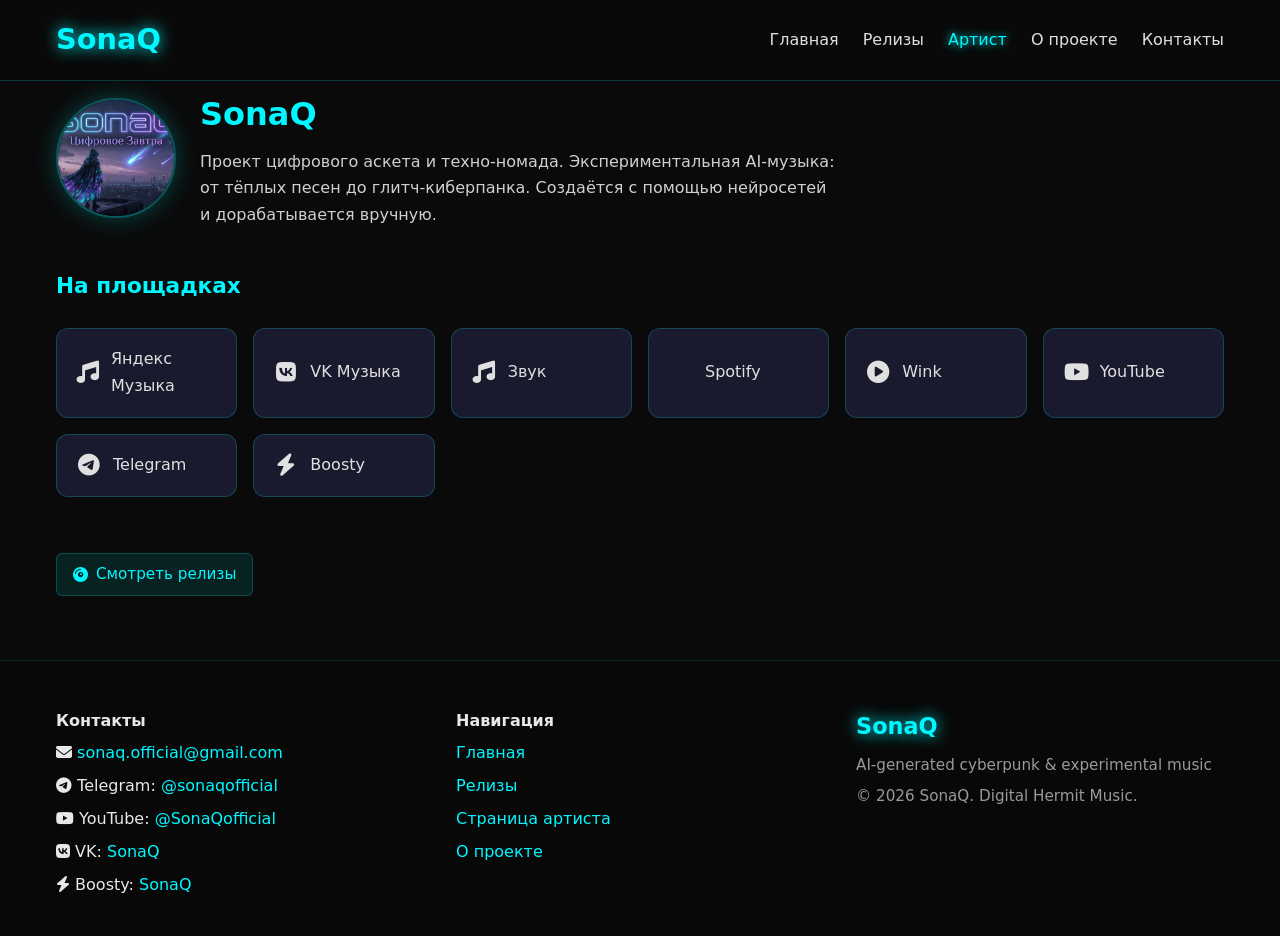
<file: artist/index.html>
<!DOCTYPE html>
<html lang="ru">
<head>
    <meta charset="UTF-8">
    <meta name="viewport" content="width=device-width,initial-scale=1.0">
    <meta name="description" content="SonaQ — AI-generated cyberpunk и experimental music. Страницы артиста: VK, Звук, Wink, YouTube, Telegram, Boosty.">
    <meta name="author" content="SonaQ">
    <meta property="og:title" content="SonaQ | Артист">
    <meta property="og:description" content="Официальные страницы артиста SonaQ на стриминговых площадках">
    <meta property="og:type" content="profile">
    <meta property="og:url" content="https://sonaq.studio/artist/">
    <meta property="og:image" content="https://sonaq.studio/og-image.jpg">
    <meta name="twitter:card" content="summary_large_image">
    <title>SonaQ | Артист</title>
    <link rel="stylesheet" href="../css/style.css?v=20260724">
    <link rel="icon" href="../favicon.png" type="image/png" sizes="512x512">
    <link rel="apple-touch-icon" href="../favicon.png" sizes="180x180">
    <link rel="stylesheet" href="https://cdnjs.cloudflare.com/ajax/libs/font-awesome/6.5.1/css/all.min.css">
</head>
<body>
    <div id="site-header"></div>

    <main class="page-content artist-page">
        <div class="container">
            <div class="artist-hero">
                <img class="artist-avatar" src="../og-image.jpg" alt="SonaQ" width="120" height="120">
                <div class="artist-bio">
                    <h1 class="section-title" style="font-size:2rem; margin:0 0 0.5rem;">SonaQ</h1>
                    <p>
                        Проект цифрового аскета и техно-номада. Экспериментальная AI-музыка:
                        от тёплых песен до глитч-киберпанка. Создаётся с помощью нейросетей
                        и дорабатывается вручную.
                    </p>
                </div>
            </div>

            <h2 class="section-title" style="font-size:1.35rem;">На площадках</h2>
            <div class="artist-links">
                <a href="https://music.yandex.ru/artist/2627264"3 target="_blank" rel="noopener" class="artist-link-card">
                    <i class="fas fa-music"></i>
                    <span>Яндекс Музыка</span>
                </a>
                <a href="https://vk.ru/artist/sonaq" target="_blank" rel="noopener" class="artist-link-card">
                    <i class="fab fa-vk"></i>
                    <span>VK Музыка</span>
                </a>
                <a href="https://zvuk.com/artist/214429454" target="_blank" rel="noopener" class="artist-link-card">
                    <i class="fas fa-music"></i>
                    <span>Звук</span>
                </a>
                <a href="https://open.spotify.com/artist/0DluA7hE9FvAXc6vzasdxs" target="_blank" rel="noopener" class="artist-link-card">
                    <i class="fas fa-spotifu"></i>
                    <span>Spotify</span></span>
                </a>
                <a href="https://music.wink.ru/artist/214429454" target="_blank" rel="noopener" class="artist-link-card">
                    <i class="fas fa-play-circle"></i>
                    <span>Wink</span>
                </a>
                <a href="https://youtube.com/@SonaQofficial" target="_blank" rel="noopener" class="artist-link-card">
                    <i class="fab fa-youtube"></i>
                    <span>YouTube</s*pan>
                </a>
                <a href="https://t.me/sonaqofficial" target="_blank" rel="noopener" class="artist-link-card">
                    <i class="fab fa-telegram"></i>
                    <span>Telegram</span>
                </a>
                <a href="https://boosty.to/sonaq" target="_blank" rel="noopener" class="artist-link-card">
                    <i class="fas fa-bolt"></i>
                    <span>Boosty</span>
                </a>
            </div>

            <p style="margin-top:2.5rem;">
                <a href="../releases/" class="smart-link">
                    <i class="fas fa-compact-disc"></i> Смотреть релизы
                </a>
            </p>
        </div>
    </main>

    <div id="site-footer"></div>
    <script src="../js/site.js?v=20260725"></script>
</body>
</html>
</file>
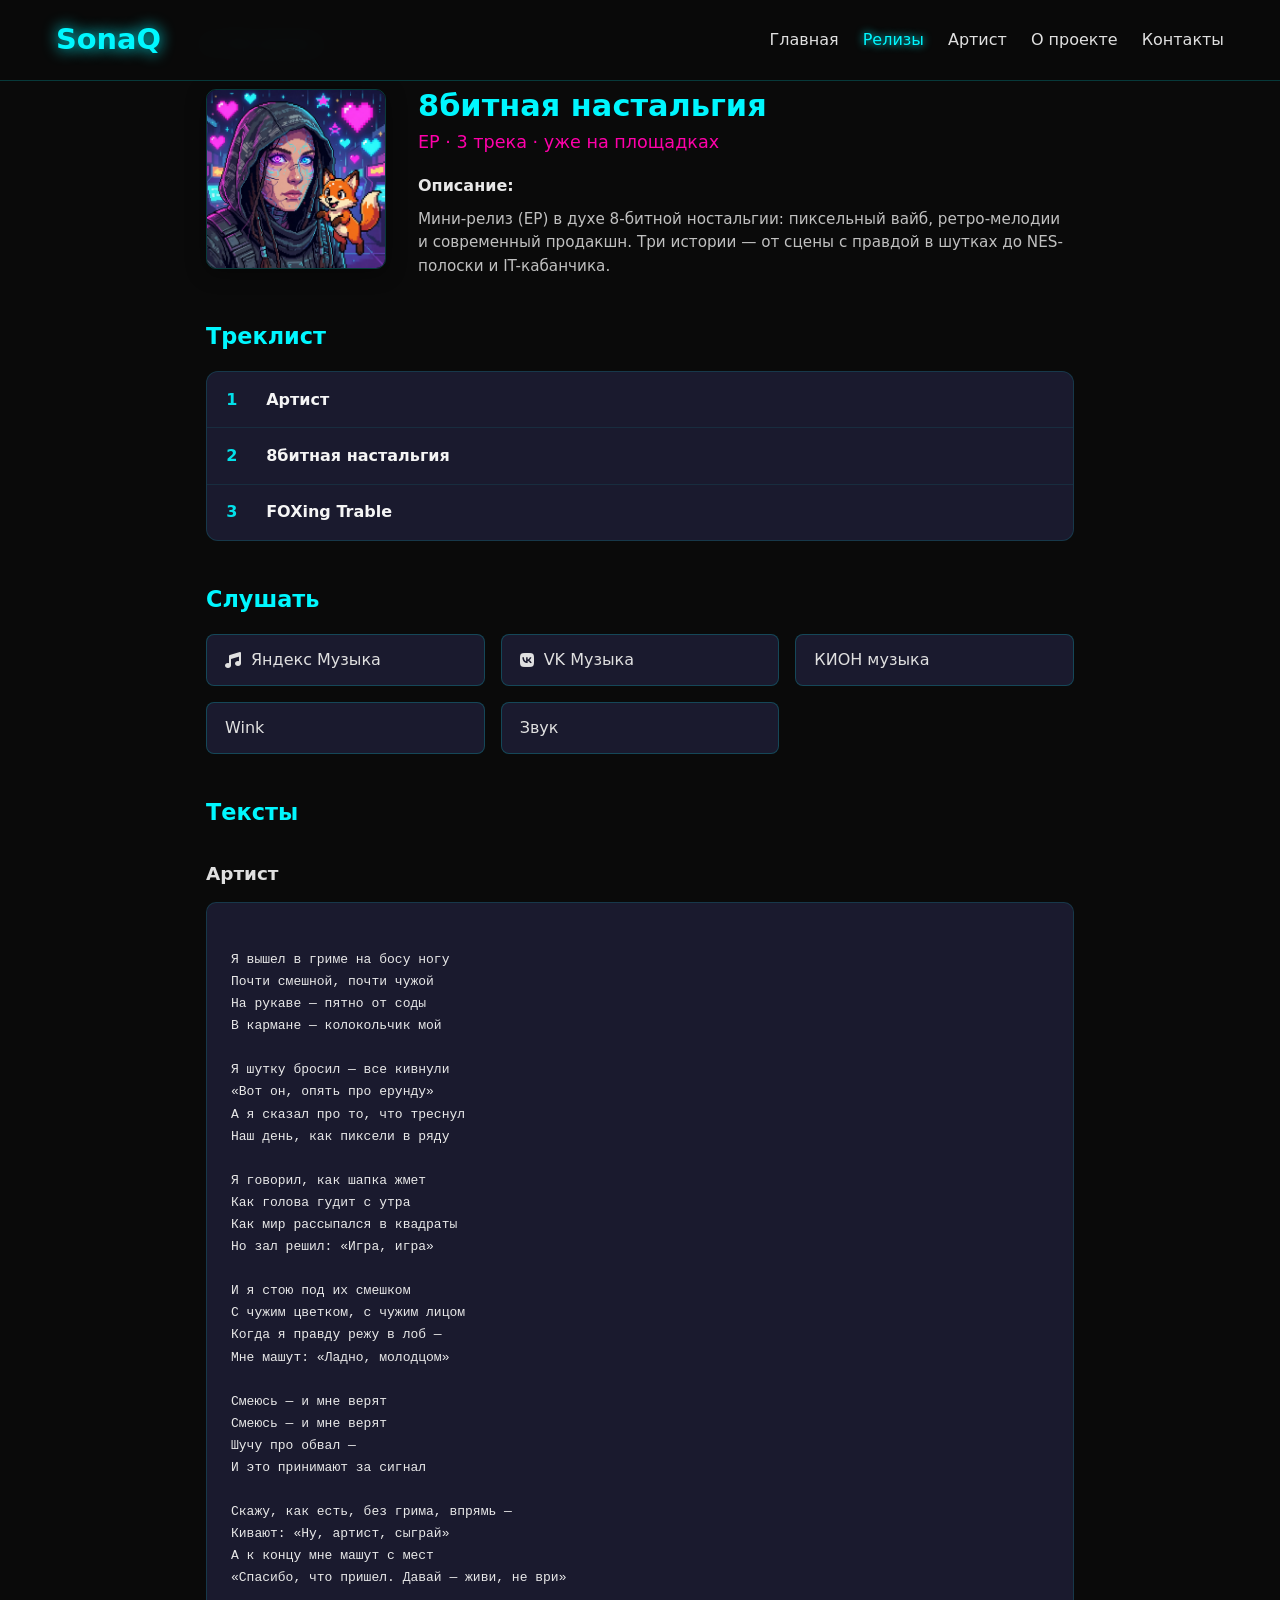
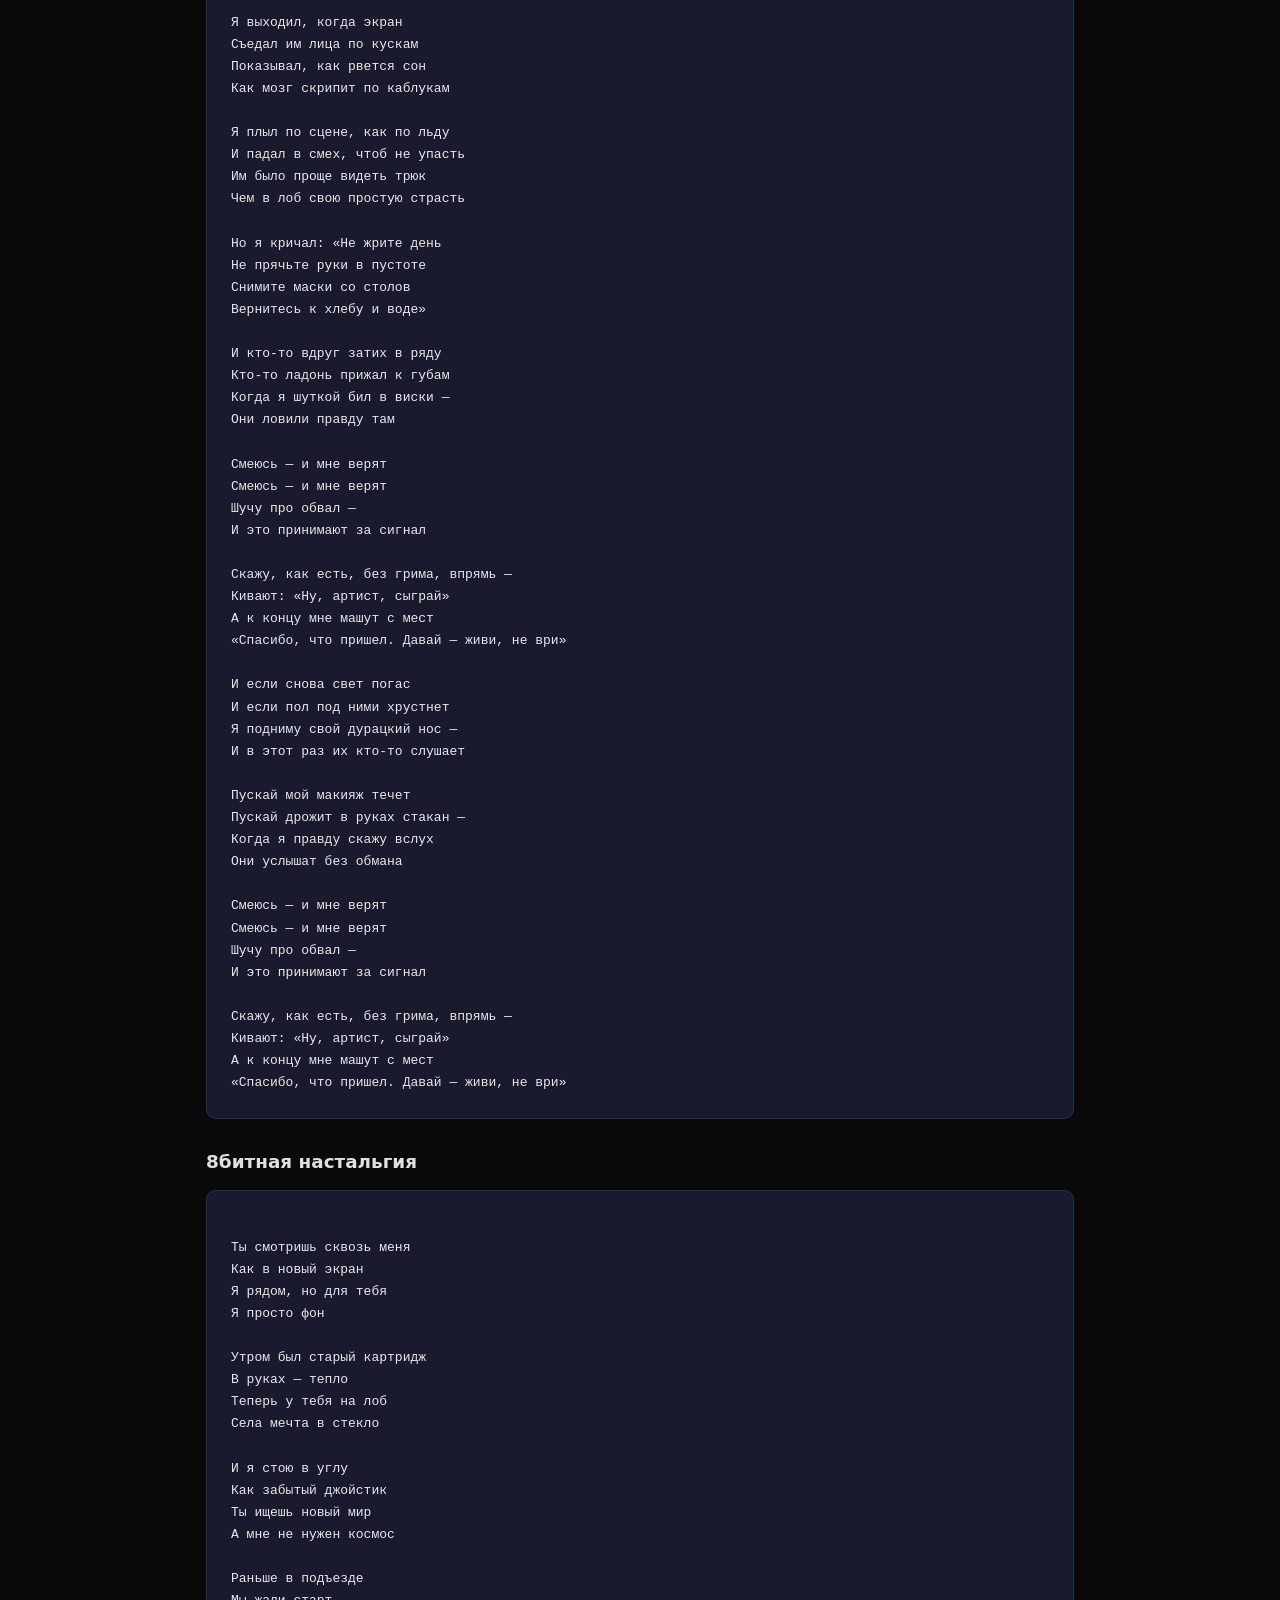
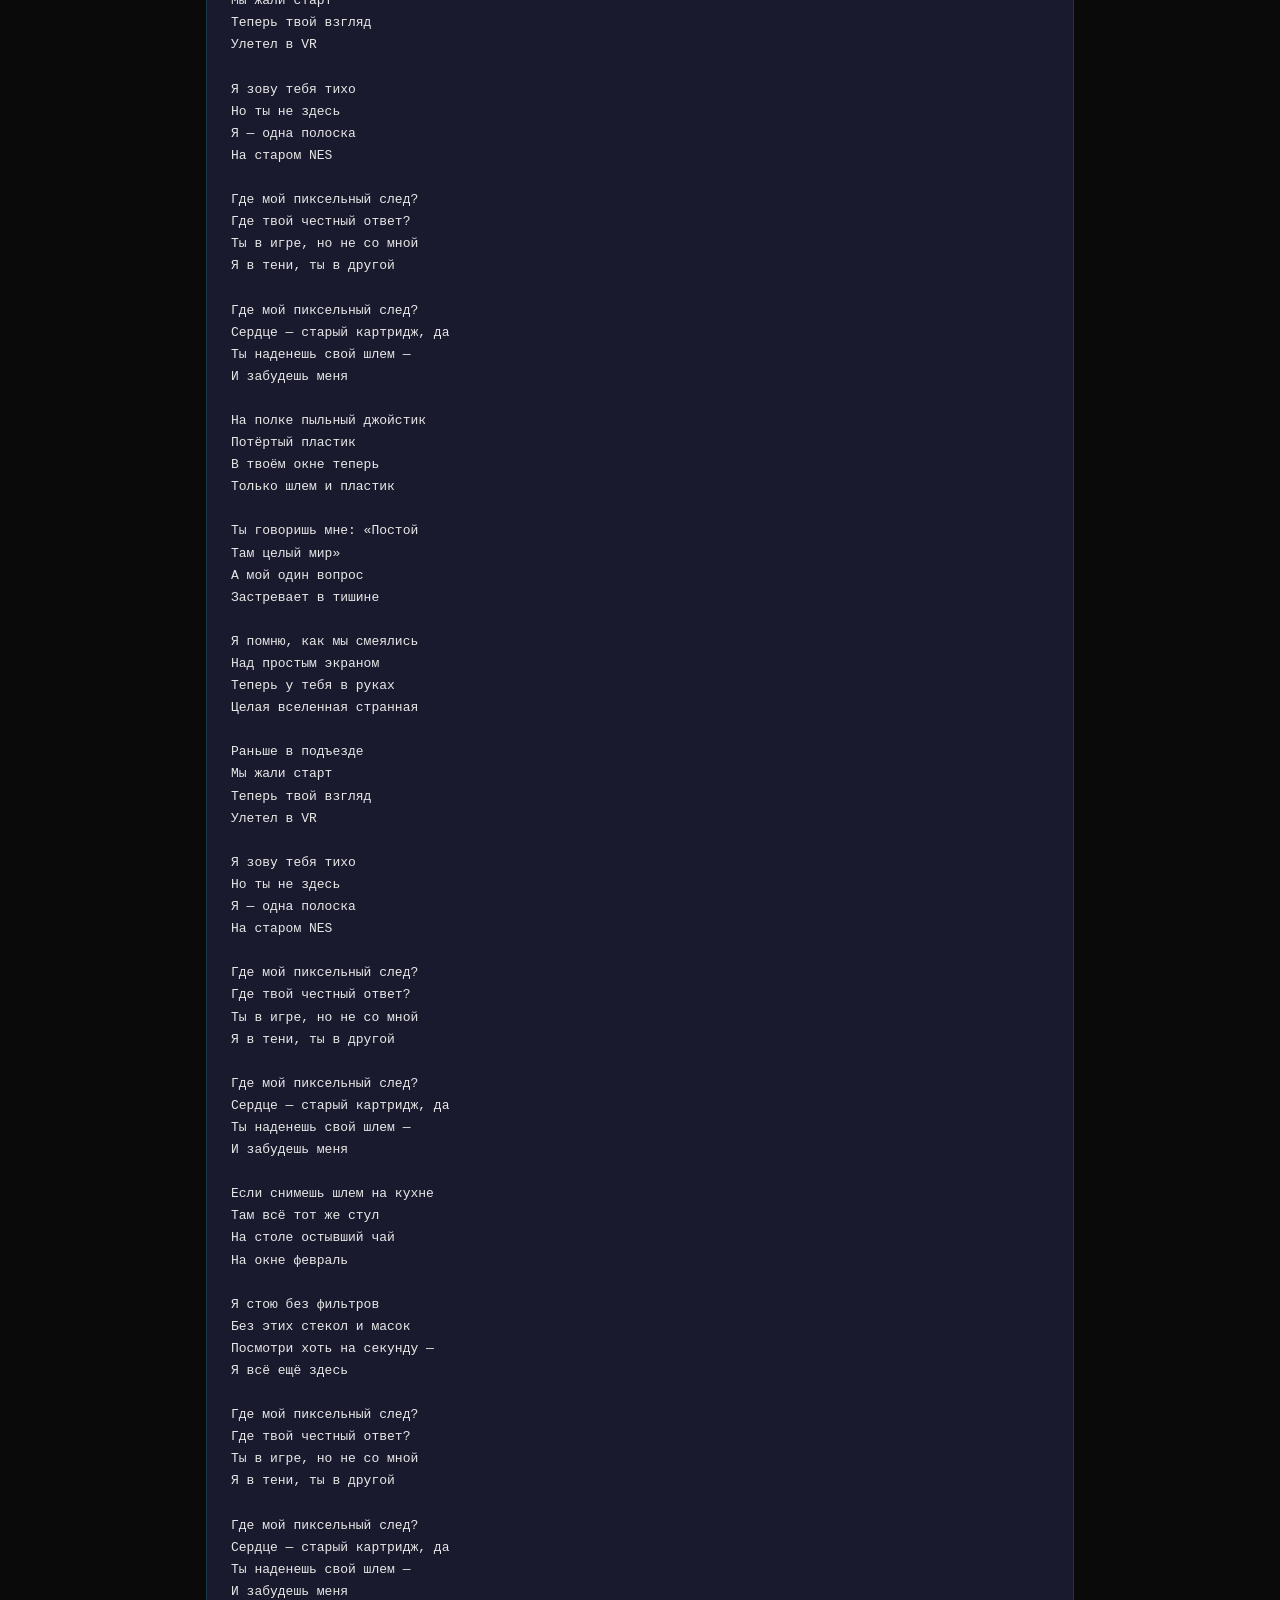
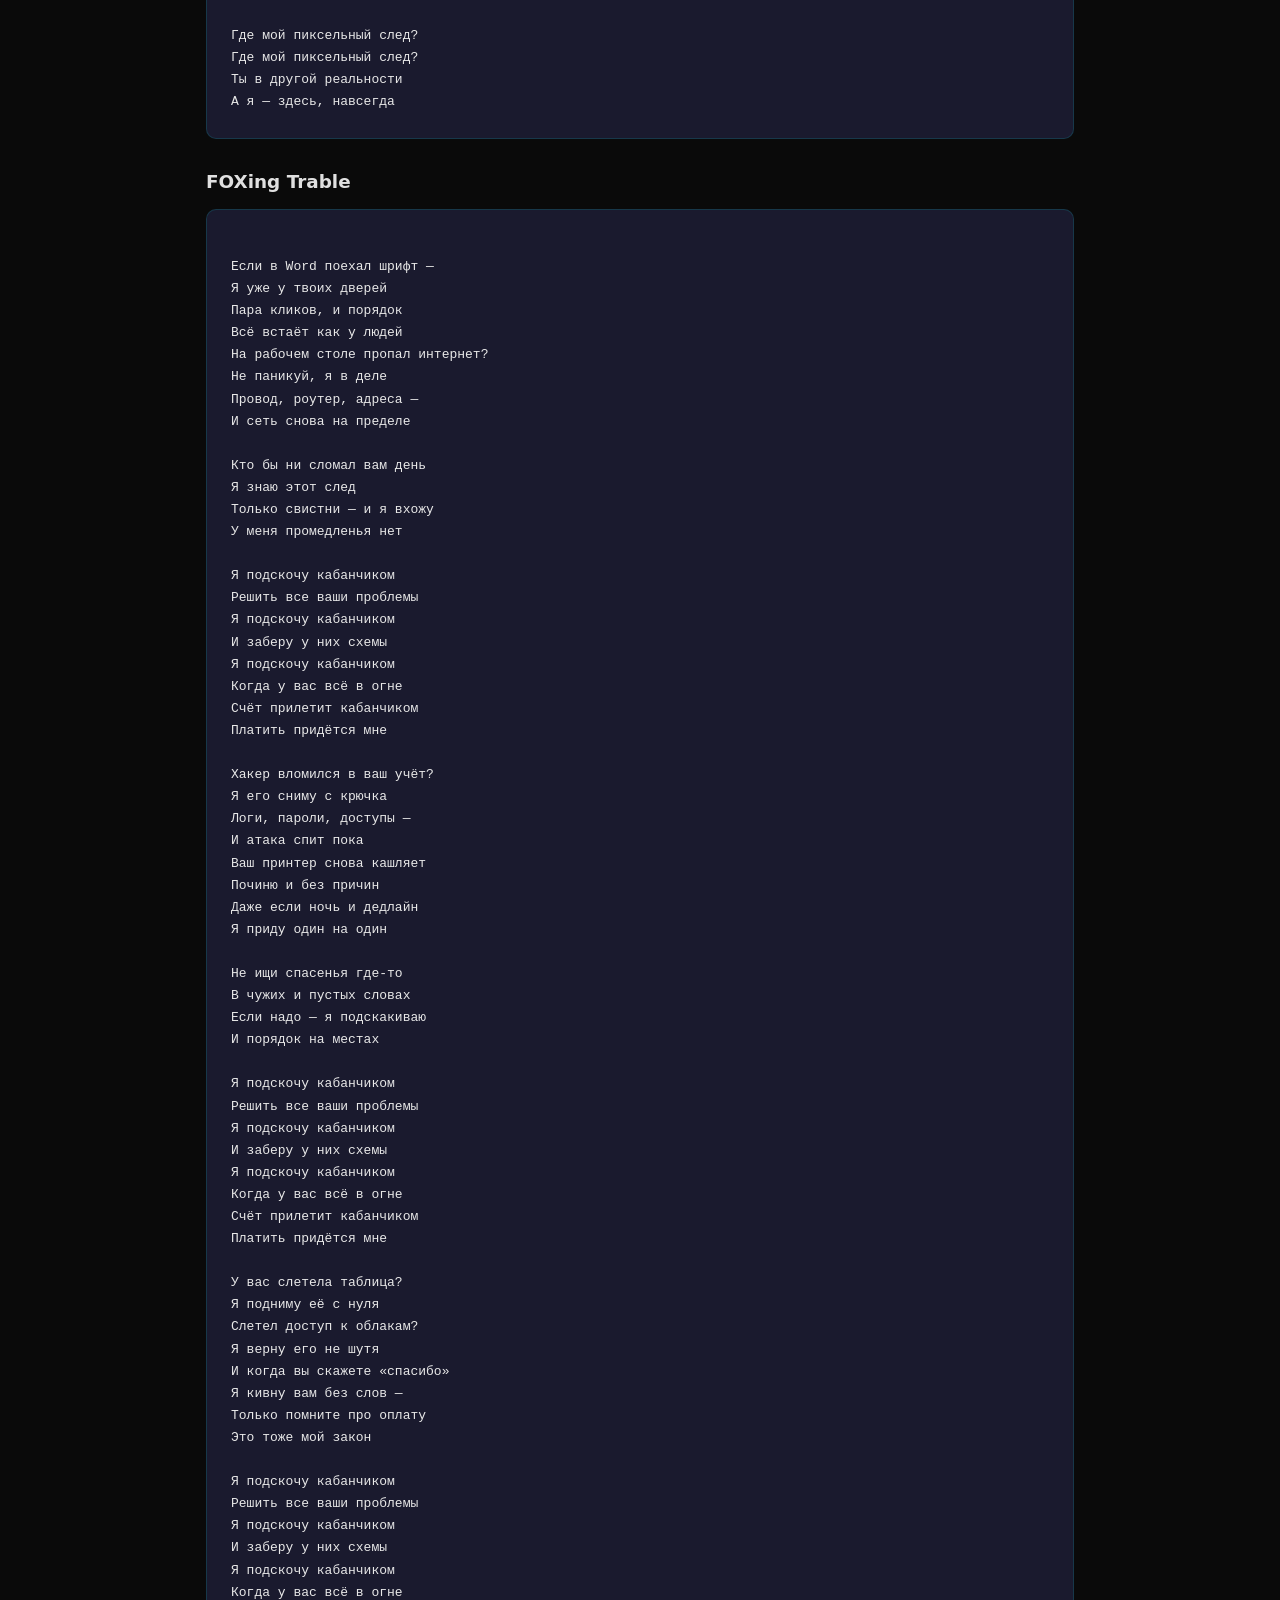
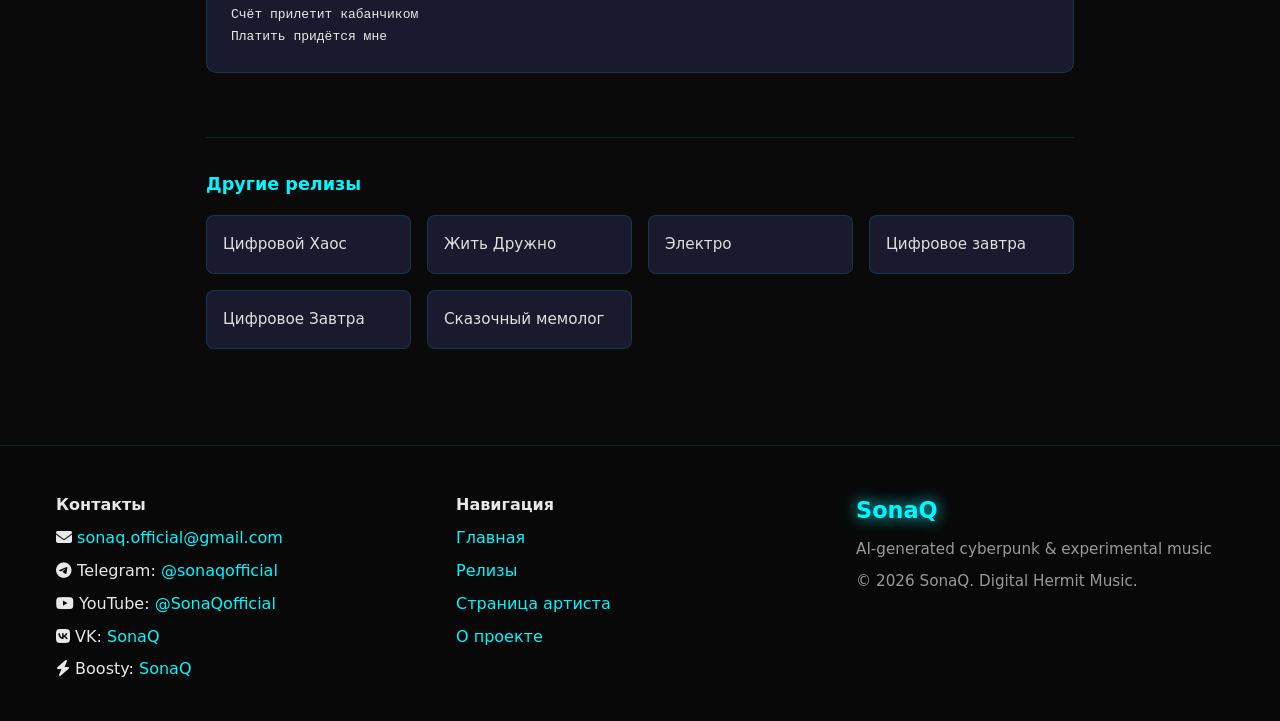
<file: releases/8bitnaya-nostalgiya.html>
<!DOCTYPE html>
<html lang="ru">
<head>
    <meta charset="UTF-8">
    <meta name="viewport" content="width=device-width, initial-scale=1.0">
    <meta name="description" content="8битная настальгия — EP SonaQ (3 трека): Артист, 8битная настальгия, FOXing Trable. Яндекс, VK, КИОН, Wink, Звук.">
    <meta property="og:title" content="8битная настальгия — SonaQ">
    <meta property="og:description" content="Три трека в 8-битном вайбе. Уже на площадках.">
    <meta property="og:type" content="music.album">
    <meta property="og:url" content="https://sonaq.studio/releases/8bitnaya-nostalgiya.html">
    <meta property="og:image" content="https://sonaq.studio/images/releases/8bitnaya-nostalgiya.jpg">
    <meta name="twitter:card" content="summary_large_image">
    <title>8битная настальгия — SonaQ</title>
    <link rel="stylesheet" href="../css/style.css?v=20260725">
    <link rel="icon" href="../favicon.png" type="image/png">
    <link rel="apple-touch-icon" href="../favicon.png" sizes="180x180">
    <link rel="stylesheet" href="https://cdnjs.cloudflare.com/ajax/libs/font-awesome/6.5.1/css/all.min.css">
</head>
<body>
    <div id="site-header"></div>

    <div class="release-page">
        <a href="./" class="back-link"><i class="fas fa-arrow-left"></i> Все релизы</a>

        <div class="release-header">
            <img src="../images/releases/8bitnaya-nostalgiya.jpg" alt="8битная настальгия" class="cover" onerror="this.src='../og-image.jpg'">
            <div class="release-info">
                <h1>8битная настальгия</h1>
                <div class="release-date">EP · 3 трека · уже на площадках</div>
                <p><strong>Описание:</strong></p>
                <p class="description">
                    Мини-релиз (EP) в духе 8-битной ностальгии: пиксельный вайб, ретро-мелодии и современный продакшн.
                    Три истории — от сцены с правдой в шутках до NES-полоски и IT-кабанчика.
                </p>
            </div>
        </div>

        <h2 class="section-title">Треклист</h2>
        <ol class="tracklist">
            <li><strong>Артист</strong></li>
            <li><strong>8битная настальгия</strong></li>
            <li><strong>FOXing Trable</strong></li>
        </ol>

        <h2 class="section-title">Слушать</h2>
        <div class="platform-links">
            <a href="https://music.yandex.ru/album/43202571" class="platform-link" target="_blank" rel="noopener">
                <i class="fas fa-music"></i><span>Яндекс Музыка</span>
            </a>
            <a href="https://vk.ru/music/album/-2000590859_28590859" class="platform-link" target="_blank" rel="noopener">
                <i class="fab fa-vk"></i><span>VK Музыка</span>
            </a>
            <a href="https://music.mts.ru/artist/26272643/album/43202571" class="platform-link" target="_blank" rel="noopener">
                <span>КИОН музыка</span>
            </a>
            <a href="https://music.wink.ru/release/51909822" class="platform-link" target="_blank" rel="noopener">
                <span>Wink</span>
            </a>
            <a href="https://zvuk.com/release/51909822" class="platform-link" target="_blank" rel="noopener">
                <span>Звук</span>
            </a>
        </div>

        <h2 class="section-title">Тексты</h2>

        <h3 class="lyrics-track-title">Артист</h3>
        <div class="lyrics">
Я вышел в гриме на босу ногу
Почти смешной, почти чужой
На рукаве — пятно от соды
В кармане — колокольчик мой

Я шутку бросил — все кивнули
«Вот он, опять про ерунду»
А я сказал про то, что треснул
Наш день, как пиксели в ряду

Я говорил, как шапка жмет
Как голова гудит с утра
Как мир рассыпался в квадраты
Но зал решил: «Игра, игра»

И я стою под их смешком
С чужим цветком, с чужим лицом
Когда я правду режу в лоб —
Мне машут: «Ладно, молодцом»

Смеюсь — и мне верят
Смеюсь — и мне верят
Шучу про обвал —
И это принимают за сигнал

Скажу, как есть, без грима, впрямь —
Кивают: «Ну, артист, сыграй»
А к концу мне машут с мест
«Спасибо, что пришел. Давай — живи, не ври»

Я выходил, когда экран
Съедал им лица по кускам
Показывал, как рвется сон
Как мозг скрипит по каблукам

Я плыл по сцене, как по льду
И падал в смех, чтоб не упасть
Им было проще видеть трюк
Чем в лоб свою простую страсть

Но я кричал: «Не жрите день
Не прячьте руки в пустоте
Снимите маски со столов
Вернитесь к хлебу и воде»

И кто-то вдруг затих в ряду
Кто-то ладонь прижал к губам
Когда я шуткой бил в виски —
Они ловили правду там

Смеюсь — и мне верят
Смеюсь — и мне верят
Шучу про обвал —
И это принимают за сигнал

Скажу, как есть, без грима, впрямь —
Кивают: «Ну, артист, сыграй»
А к концу мне машут с мест
«Спасибо, что пришел. Давай — живи, не ври»

И если снова свет погас
И если пол под ними хрустнет
Я подниму свой дурацкий нос —
И в этот раз их кто-то слушает

Пускай мой макияж течет
Пускай дрожит в руках стакан —
Когда я правду скажу вслух
Они услышат без обмана

Смеюсь — и мне верят
Смеюсь — и мне верят
Шучу про обвал —
И это принимают за сигнал

Скажу, как есть, без грима, впрямь —
Кивают: «Ну, артист, сыграй»
А к концу мне машут с мест
«Спасибо, что пришел. Давай — живи, не ври»
        </div>

        <h3 class="lyrics-track-title">8битная настальгия</h3>
        <div class="lyrics">
Ты смотришь сквозь меня
Как в новый экран
Я рядом, но для тебя
Я просто фон

Утром был старый картридж
В руках — тепло
Теперь у тебя на лоб
Села мечта в стекло

И я стою в углу
Как забытый джойстик
Ты ищешь новый мир
А мне не нужен космос

Раньше в подъезде
Мы жали старт
Теперь твой взгляд
Улетел в VR

Я зову тебя тихо
Но ты не здесь
Я — одна полоска
На старом NES

Где мой пиксельный след?
Где твой честный ответ?
Ты в игре, но не со мной
Я в тени, ты в другой

Где мой пиксельный след?
Сердце — старый картридж, да
Ты наденешь свой шлем —
И забудешь меня

На полке пыльный джойстик
Потёртый пластик
В твоём окне теперь
Только шлем и пластик

Ты говоришь мне: «Постой
Там целый мир»
А мой один вопрос
Застревает в тишине

Я помню, как мы смеялись
Над простым экраном
Теперь у тебя в руках
Целая вселенная странная

Раньше в подъезде
Мы жали старт
Теперь твой взгляд
Улетел в VR

Я зову тебя тихо
Но ты не здесь
Я — одна полоска
На старом NES

Где мой пиксельный след?
Где твой честный ответ?
Ты в игре, но не со мной
Я в тени, ты в другой

Где мой пиксельный след?
Сердце — старый картридж, да
Ты наденешь свой шлем —
И забудешь меня

Если снимешь шлем на кухне
Там всё тот же стул
На столе остывший чай
На окне февраль

Я стою без фильтров
Без этих стекол и масок
Посмотри хоть на секунду —
Я всё ещё здесь

Где мой пиксельный след?
Где твой честный ответ?
Ты в игре, но не со мной
Я в тени, ты в другой

Где мой пиксельный след?
Сердце — старый картридж, да
Ты наденешь свой шлем —
И забудешь меня

Где мой пиксельный след?
Где мой пиксельный след?
Ты в другой реальности
А я — здесь, навсегда
        </div>

        <h3 class="lyrics-track-title">FOXing Trable</h3>
        <div class="lyrics">
Если в Word поехал шрифт —
Я уже у твоих дверей
Пара кликов, и порядок
Всё встаёт как у людей
На рабочем столе пропал интернет?
Не паникуй, я в деле
Провод, роутер, адреса —
И сеть снова на пределе

Кто бы ни сломал вам день
Я знаю этот след
Только свистни — и я вхожу
У меня промедленья нет

Я подскочу кабанчиком
Решить все ваши проблемы
Я подскочу кабанчиком
И заберу у них схемы
Я подскочу кабанчиком
Когда у вас всё в огне
Счёт прилетит кабанчиком
Платить придётся мне

Хакер вломился в ваш учёт?
Я его сниму с крючка
Логи, пароли, доступы —
И атака спит пока
Ваш принтер снова кашляет
Починю и без причин
Даже если ночь и дедлайн
Я приду один на один

Не ищи спасенья где-то
В чужих и пустых словах
Если надо — я подскакиваю
И порядок на местах

Я подскочу кабанчиком
Решить все ваши проблемы
Я подскочу кабанчиком
И заберу у них схемы
Я подскочу кабанчиком
Когда у вас всё в огне
Счёт прилетит кабанчиком
Платить придётся мне

У вас слетела таблица?
Я подниму её с нуля
Слетел доступ к облакам?
Я верну его не шутя
И когда вы скажете «спасибо»
Я кивну вам без слов —
Только помните про оплату
Это тоже мой закон

Я подскочу кабанчиком
Решить все ваши проблемы
Я подскочу кабанчиком
И заберу у них схемы
Я подскочу кабанчиком
Когда у вас всё в огне
Счёт прилетит кабанчиком
Платить придётся мне
        </div>

        <div class="other-releases" data-other-releases>
            <h3>Другие релизы</h3>
            <div class="other-releases-grid"></div>
        </div>
    </div>

    <div id="site-footer"></div>
    <script src="../js/site.js?v=20260725"></script>
</body>
</html>
</file>
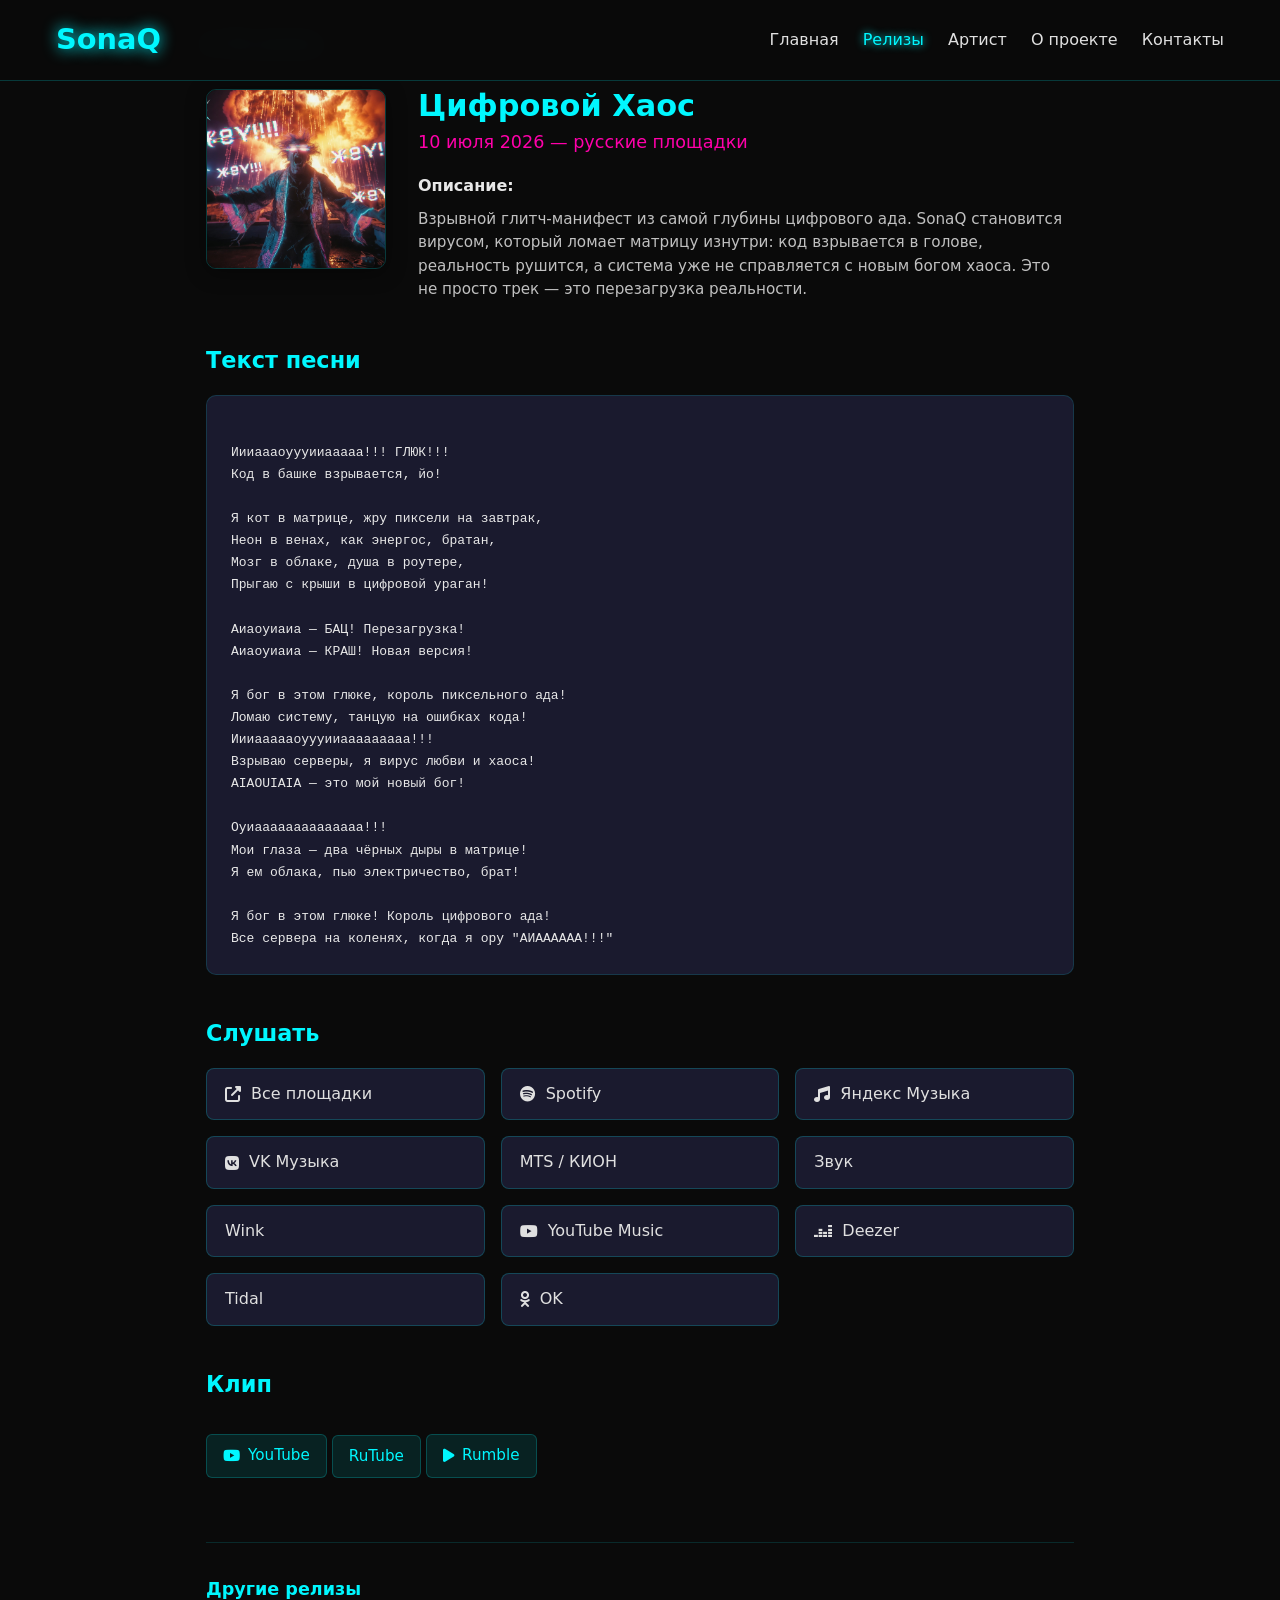
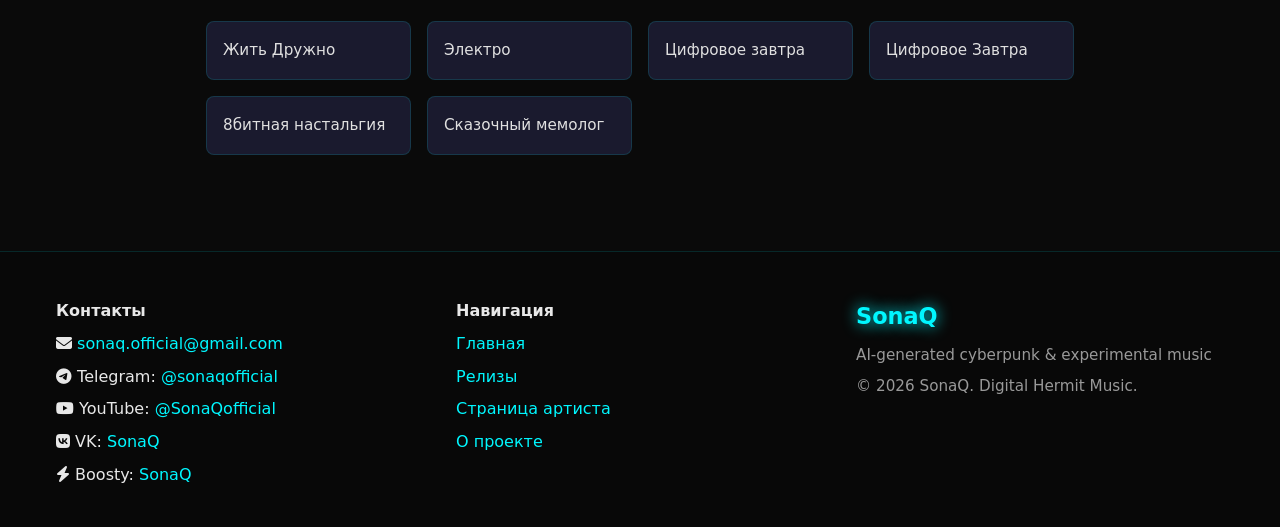
<file: releases/cifrovoy-haos.html>
<!DOCTYPE html>
<html lang="ru">
<head>
    <meta charset="UTF-8">
    <meta name="viewport" content="width=device-width, initial-scale=1.0">
    <meta name="description" content="Цифровой Хаос — SonaQ. Взрывной глитч-манифест: AI cyberpunk, текст, клип и ссылки на площадки.">
    <meta property="og:title" content="Цифровой Хаос — SonaQ">
    <meta property="og:description" content="Взрывной глитч-манифест из цифровой матрицы. Слушай на всех площадках.">
    <meta property="og:type" content="music.song">
    <meta property="og:url" content="https://sonaq.studio/releases/cifrovoy-haos.html">
    <meta property="og:image" content="https://sonaq.studio/images/releases/cifrovoy-haos.jpg">
    <meta name="twitter:card" content="summary_large_image">
    <title>Цифровой Хаос — SonaQ</title>
    <link rel="stylesheet" href="../css/style.css?v=20260724">
    <link rel="icon" href="../favicon.png" type="image/png">
    <link rel="apple-touch-icon" href="../favicon.png" sizes="180x180">
    <link rel="stylesheet" href="https://cdnjs.cloudflare.com/ajax/libs/font-awesome/6.5.1/css/all.min.css">
</head>
<body>
    <div id="site-header"></div>

    <div class="release-page">
        <a href="./" class="back-link"><i class="fas fa-arrow-left"></i> Все релизы</a>

        <div class="release-header">
            <img src="../images/releases/cifrovoy-haos.jpg" alt="Цифровой Хаос" class="cover" onerror="this.src='../og-image.jpg'">
            <div class="release-info">
                <h1>Цифровой Хаос</h1>
                <div class="release-date">10 июля 2026 — русские площадки</div>
                <p><strong>Описание:</strong></p>
                <p class="description">
                    Взрывной глитч-манифест из самой глубины цифрового ада. SonaQ становится вирусом, который ломает матрицу изнутри: код взрывается в голове, реальность рушится, а система уже не справляется с новым богом хаоса. Это не просто трек — это перезагрузка реальности.
                </p>
            </div>
        </div>

        <h2 class="section-title">Текст песни</h2>
        <div class="lyrics">
Иииаааоуууииааааа!!! ГЛЮК!!!
Код в башке взрывается, йо!

Я кот в матрице, жру пиксели на завтрак,
Неон в венах, как энергос, братан,
Мозг в облаке, душа в роутере,
Прыгаю с крыши в цифровой ураган!

Аиаоуиаиа — БАЦ! Перезагрузка!
Аиаоуиаиа — КРАШ! Новая версия!

Я бог в этом глюке, король пиксельного ада!
Ломаю систему, танцую на ошибках кода!
Иииаааааоуууииааааааааа!!!
Взрываю серверы, я вирус любви и хаоса!
AIAOUIAIA — это мой новый бог!

Оуиаааааааааааааа!!!
Мои глаза — два чёрных дыры в матрице!
Я ем облака, пью электричество, брат!

Я бог в этом глюке! Король цифрового ада!
Все сервера на коленях, когда я ору "АИАААААА!!!"
        </div>

        <h2 class="section-title">Слушать</h2>
        <div class="platform-links">
            <a href="https://zvonko.link/27255A1" class="platform-link" target="_blank" rel="noopener"><i class="fas fa-external-link-alt"></i><span>Все площадки</span></a>
            <a href="https://open.spotify.com/album/2gqbym3xHGPcxQfzQO1ZQD" class="platform-link" target="_blank" rel="noopener"><i class="fab fa-spotify"></i><span>Spotify</span></a>
            <a href="https://music.yandex.ru/album/42959228" class="platform-link" target="_blank" rel="noopener"><i class="fas fa-music"></i><span>Яндекс Музыка</span></a>
            <a href="https://music.vk.com/link/KlOdY" class="platform-link" target="_blank" rel="noopener"><i class="fab fa-vk"></i><span>VK Музыка</span></a>
            <a href="https://music.mts.ru/album/42959228" class="platform-link" target="_blank" rel="noopener"><span>MTS / КИОН</span></a>
            <a href="https://zvuk.com/release/51565800" class="platform-link" target="_blank" rel="noopener"><span>Звук</span></a>
            <a href="https://music.wink.ru/release/51565800" class="platform-link" target="_blank" rel="noopener"><span>Wink</span></a>
            <a href="https://music.youtube.com/watch?v=ph2MkkPwa60" class="platform-link" target="_blank" rel="noopener"><i class="fab fa-youtube"></i><span>YouTube Music</span></a>
            <a href="https://www.deezer.com/ru/album/1026463802" class="platform-link" target="_blank" rel="noopener"><i class="fab fa-deezer"></i><span>Deezer</span></a>
            <a href="https://tidal.com/album/542187237/track/542187245" class="platform-link" target="_blank" rel="noopener"><span>Tidal</span></a>
            <a href="https://ok.ru/music/album/123003217380160" class="platform-link" target="_blank" rel="noopener"><i class="fab fa-odnoklassniki"></i><span>OK</span></a>
        </div>

        <div class="youtube-section" style="margin-top: 2.5rem;">
            <h2 class="section-title">Клип</h2>
            <a href="https://youtu.be/b3urGB6kYMM" target="_blank" rel="noopener" class="smart-link"><i class="fab fa-youtube"></i> YouTube</a>
            <a href="https://rutube.ru/video/b63f06988fd4430813b21531564ccc6a/" target="_blank" rel="noopener" class="smart-link">RuTube</a>
            <a href="https://rumble.com/v7czz2o-digital-chaos.html" target="_blank" rel="noopener" class="smart-link"><i class="fas fa-play"></i> Rumble</a>
        </div>

        <div class="other-releases" data-other-releases>
            <h3>Другие релизы</h3>
            <div class="other-releases-grid"></div>
        </div>
    </div>

    <div id="site-footer"></div>
    <script src="../js/site.js?v=20260725"></script>
</body>
</html>
</file>
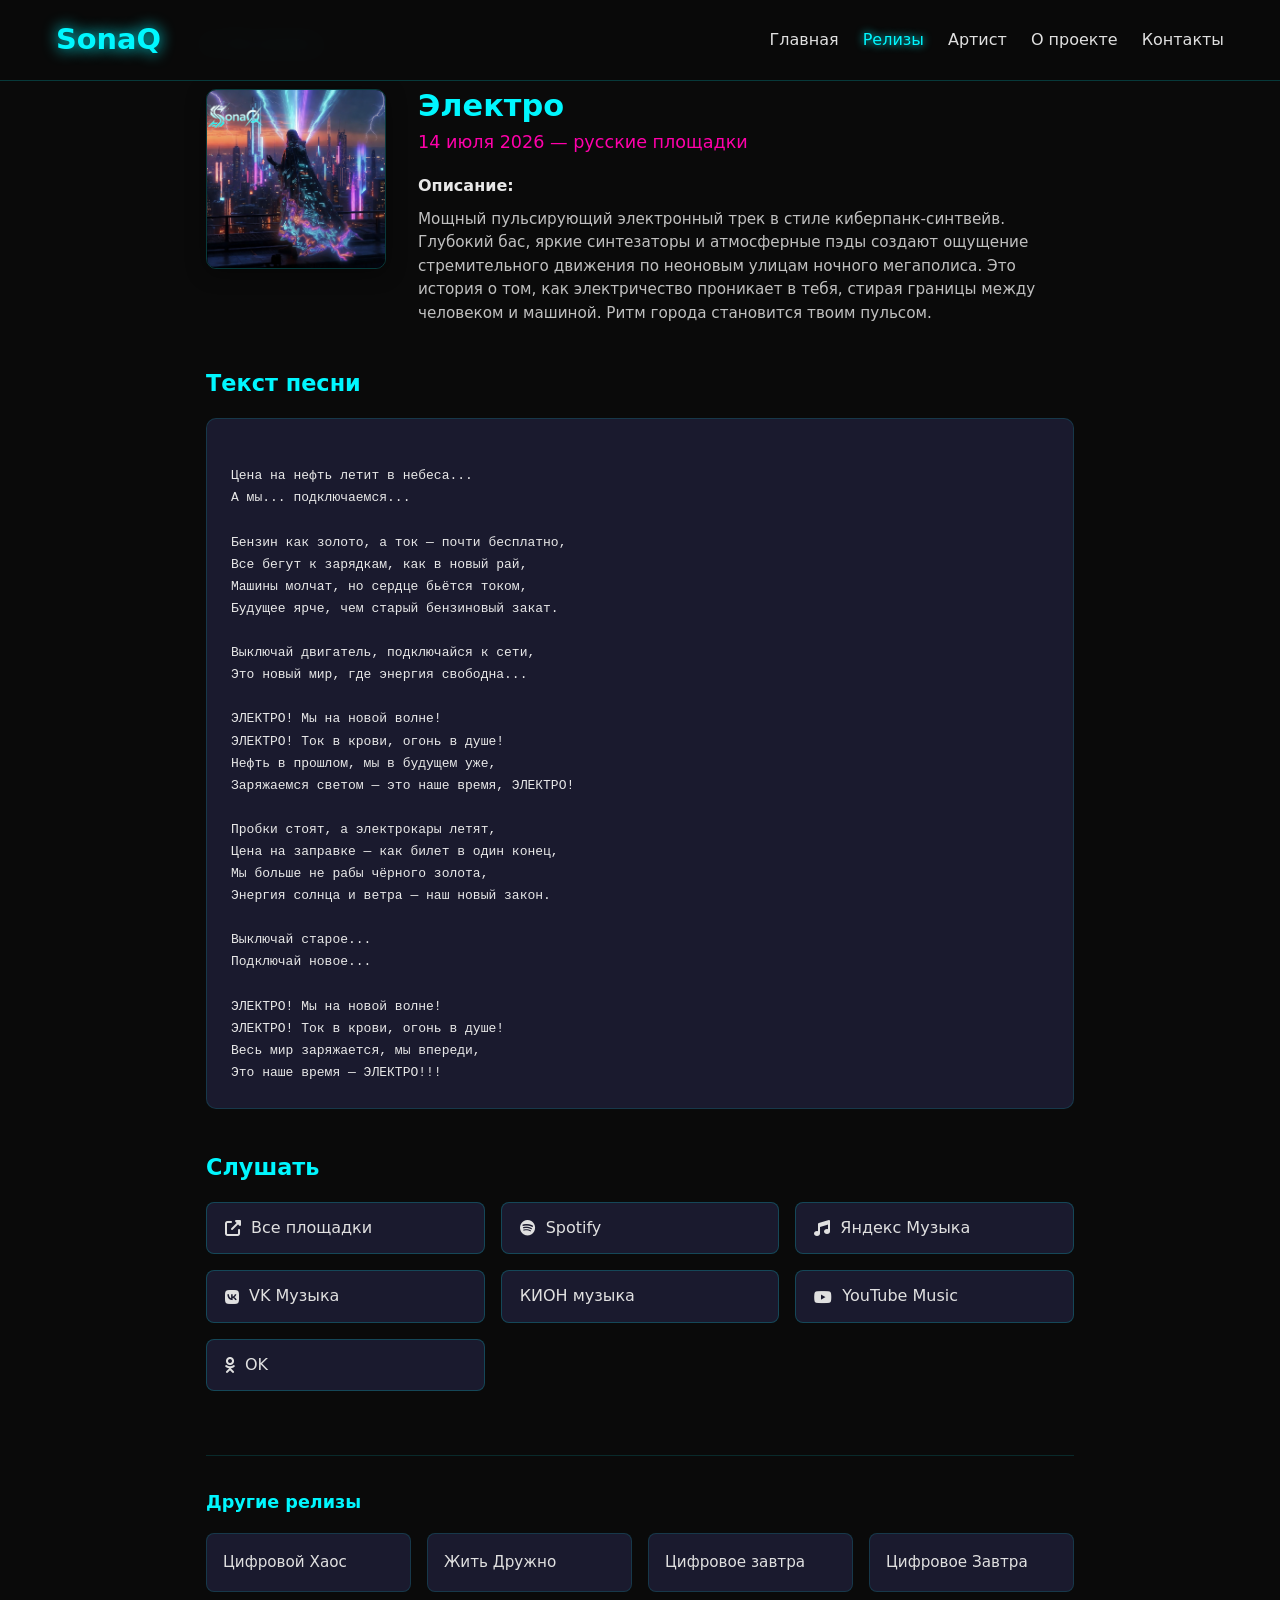
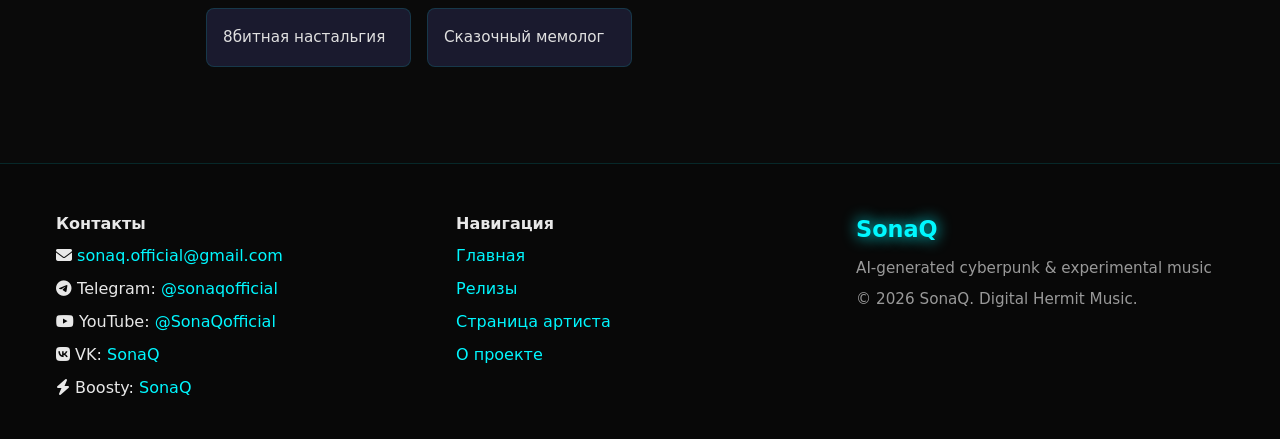
<file: releases/elektro.html>
<!DOCTYPE html>
<html lang="ru">
<head>
    <meta charset="UTF-8">
    <meta name="viewport" content="width=device-width, initial-scale=1.0">
    <meta name="description" content="Электро — SonaQ. Киберпанк-синтвейв: текст и прямые ссылки на Spotify, Яндекс, VK, YouTube Music и другие.">
    <meta property="og:title" content="Электро — SonaQ">
    <meta property="og:description" content="Мощный электронный трек: ток в крови, огонь в душе.">
    <meta property="og:type" content="music.song">
    <meta property="og:url" content="https://sonaq.studio/releases/elektro.html">
    <meta property="og:image" content="https://sonaq.studio/images/releases/elektro.jpg">
    <meta name="twitter:card" content="summary_large_image">
    <title>Электро — SonaQ</title>
    <link rel="stylesheet" href="../css/style.css?v=20260724">
    <link rel="icon" href="../favicon.png" type="image/png">
    <link rel="apple-touch-icon" href="../favicon.png" sizes="180x180">
    <link rel="stylesheet" href="https://cdnjs.cloudflare.com/ajax/libs/font-awesome/6.5.1/css/all.min.css">
</head>
<body>
    <div id="site-header"></div>

    <div class="release-page">
        <a href="./" class="back-link"><i class="fas fa-arrow-left"></i> Все релизы</a>

        <div class="release-header">
            <img src="../images/releases/elektro.jpg" alt="Электро" class="cover" onerror="this.src='../og-image.jpg'">
            <div class="release-info">
                <h1>Электро</h1>
                <div class="release-date">14 июля 2026 — русские площадки</div>
                <p><strong>Описание:</strong></p>
                <p class="description">Мощный пульсирующий электронный трек в стиле киберпанк-синтвейв. Глубокий бас, яркие синтезаторы и атмосферные пэды создают ощущение стремительного движения по неоновым улицам ночного мегаполиса. Это история о том, как электричество проникает в тебя, стирая границы между человеком и машиной. Ритм города становится твоим пульсом.</p>
            </div>
        </div>

        <h2 class="section-title">Текст песни</h2>
        <div class="lyrics">
Цена на нефть летит в небеса...
А мы... подключаемся...

Бензин как золото, а ток — почти бесплатно,
Все бегут к зарядкам, как в новый рай,
Машины молчат, но сердце бьётся током,
Будущее ярче, чем старый бензиновый закат.

Выключай двигатель, подключайся к сети,
Это новый мир, где энергия свободна...

ЭЛЕКТРО! Мы на новой волне!
ЭЛЕКТРО! Ток в крови, огонь в душе!
Нефть в прошлом, мы в будущем уже,
Заряжаемся светом — это наше время, ЭЛЕКТРО!

Пробки стоят, а электрокары летят,
Цена на заправке — как билет в один конец,
Мы больше не рабы чёрного золота,
Энергия солнца и ветра — наш новый закон.

Выключай старое...
Подключай новое...

ЭЛЕКТРО! Мы на новой волне!
ЭЛЕКТРО! Ток в крови, огонь в душе!
Весь мир заряжается, мы впереди,
Это наше время — ЭЛЕКТРО!!!
        </div>

        <h2 class="section-title">Слушать</h2>
        <div class="platform-links">
            <a href="https://band.link/6C8XR" class="platform-link" target="_blank" rel="noopener"><i class="fas fa-external-link-alt"></i><span>Все площадки</span></a>
            <a href="https://open.spotify.com/album/6NtQXhY60E6q6WPJcwewDP" class="platform-link" target="_blank" rel="noopener"><i class="fab fa-spotify"></i><span>Spotify</span></a>
            <a href="https://music.yandex.ru/album/43008678" class="platform-link" target="_blank" rel="noopener"><i class="fas fa-music"></i><span>Яндекс Музыка</span></a>
            <a href="https://vk.ru/audio-2001864853_151864853" class="platform-link" target="_blank" rel="noopener"><i class="fab fa-vk"></i><span>VK Музыка</span></a>
            <a href="https://music.mts.ru/artist/26272643/album/43008678/track/153520877" class="platform-link" target="_blank" rel="noopener"><span>КИОН музыка</span></a>
            <a href="https://music.youtube.com/watch?v=ai7jvxzGHSw" class="platform-link" target="_blank" rel="noopener"><i class="fab fa-youtube"></i><span>YouTube Music</span></a>
            <a href="https://ok.ru/music/album/123003545453344" class="platform-link" target="_blank" rel="noopener"><i class="fab fa-odnoklassniki"></i><span>OK</span></a>
        </div>

        <div class="other-releases" data-other-releases>
            <h3>Другие релизы</h3>
            <div class="other-releases-grid"></div>
        </div>
    </div>

    <div id="site-footer"></div>
    <script src="../js/site.js?v=20260725"></script>
</body>
</html>
</file>
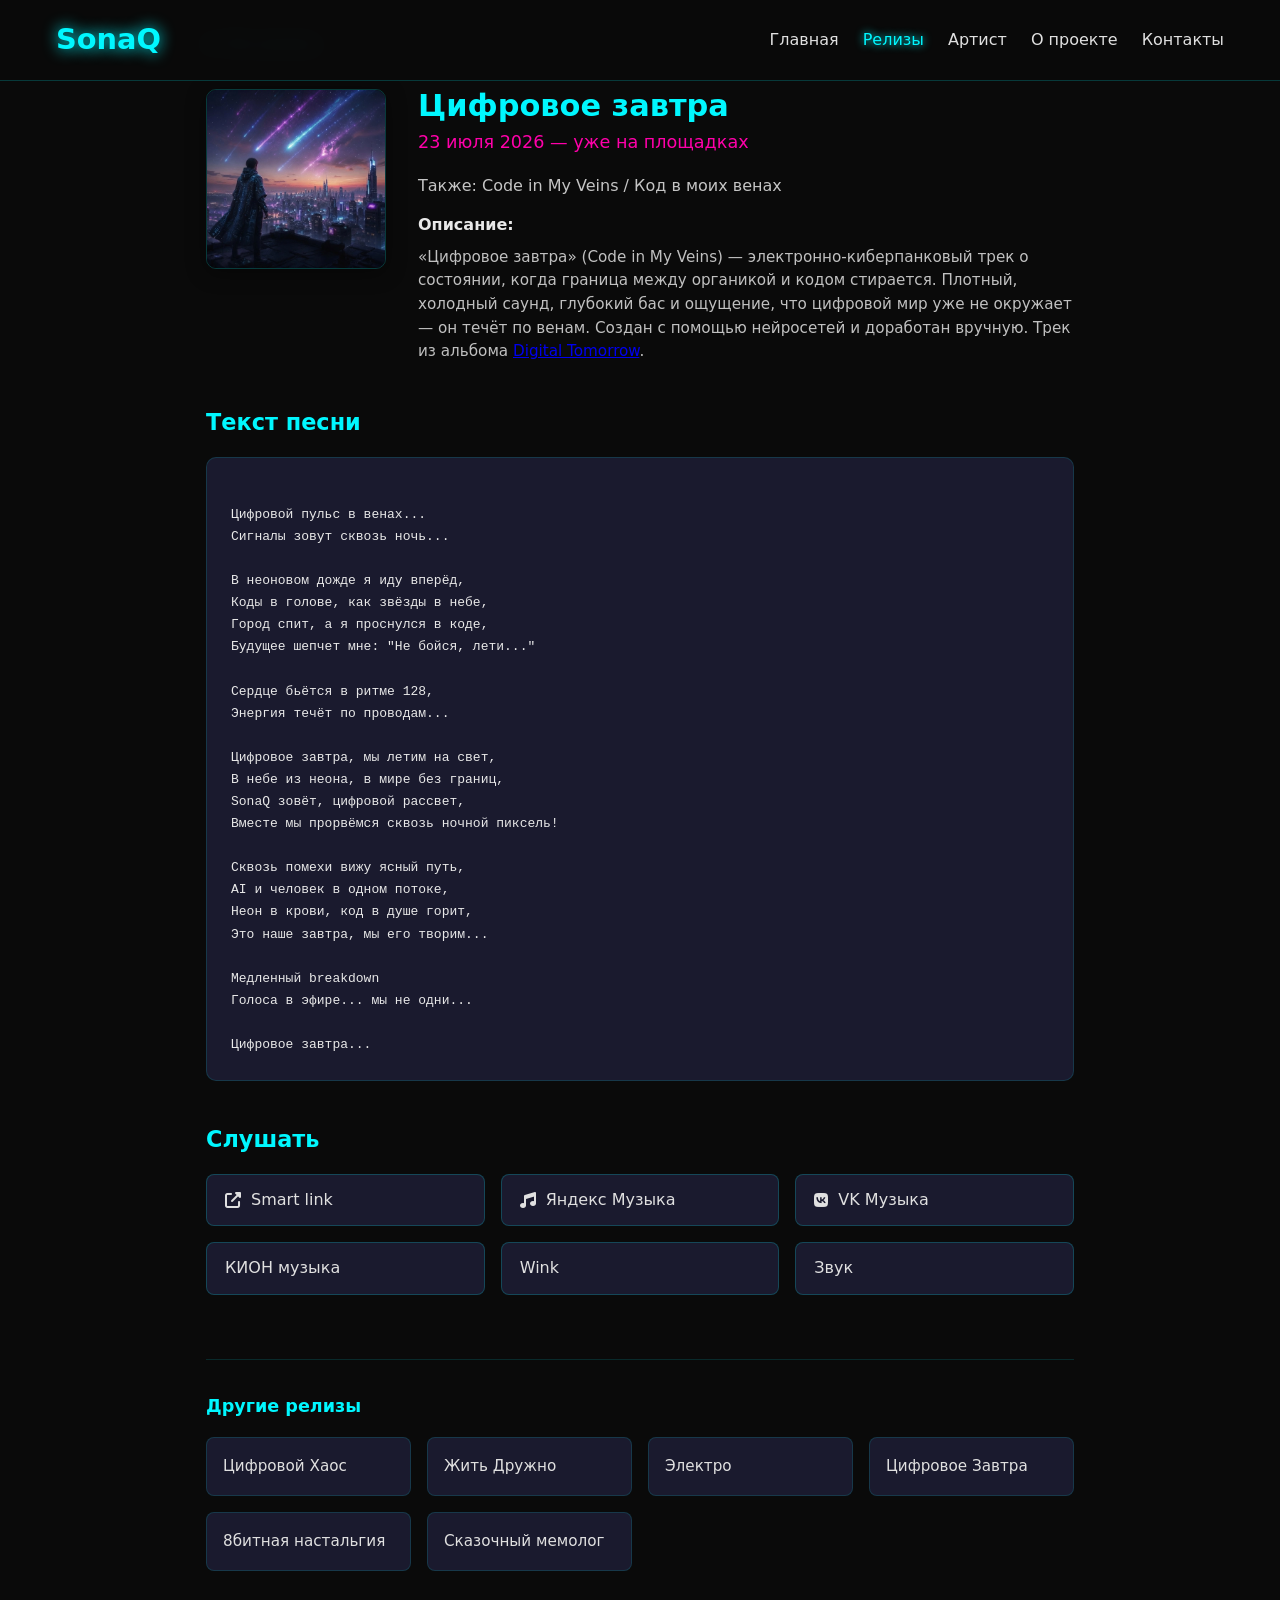
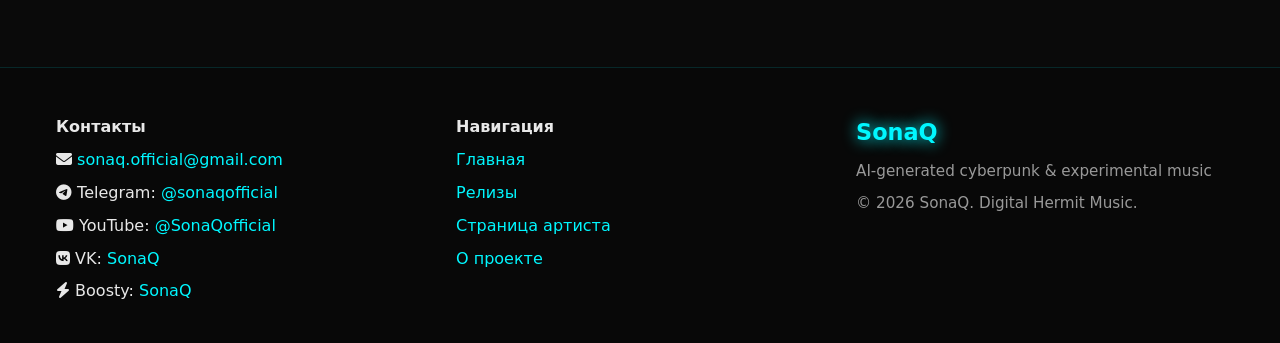
<file: releases/kod-v-moih-venah.html>
<!DOCTYPE html>
<html lang="ru">
<head>
    <meta charset="UTF-8">
    <meta name="viewport" content="width=device-width, initial-scale=1.0">
    <meta name="description" content="Цифровое завтра (Code in My Veins) — SonaQ. Киберпанк-трек: Яндекс Музыка, VK Музыка, Smart link.">
    <meta property="og:title" content="Цифровое завтра — SonaQ">
    <meta property="og:description" content="Электронно-киберпанковый трек: код течёт по венам. Уже на площадках.">
    <meta property="og:type" content="music.song">
    <meta property="og:url" content="https://sonaq.studio/releases/kod-v-moih-venah.html">
    <meta property="og:image" content="https://sonaq.studio/images/releases/kod-v-moih-venah.jpg">
    <meta name="twitter:card" content="summary_large_image">
    <title>Цифровое завтра — SonaQ</title>
    <link rel="stylesheet" href="../css/style.css?v=20260725">
    <link rel="icon" href="../favicon.png" type="image/png">
    <link rel="apple-touch-icon" href="../favicon.png" sizes="180x180">
    <link rel="stylesheet" href="https://cdnjs.cloudflare.com/ajax/libs/font-awesome/6.5.1/css/all.min.css">
</head>
<body>
    <div id="site-header"></div>

    <div class="release-page">
        <a href="./" class="back-link"><i class="fas fa-arrow-left"></i> Все релизы</a>

        <div class="release-header">
            <img src="../images/releases/kod-v-moih-venah.jpg" alt="Цифровое завтра" class="cover" onerror="this.src='../og-image.jpg'">
            <div class="release-info">
                <h1>Цифровое завтра</h1>
                <div class="release-date">23 июля 2026 — уже на площадках</div>
                <p class="muted" style="margin-bottom:0.75rem;">Также: Code in My Veins / Код в моих венах</p>
                <p><strong>Описание:</strong></p>
                <p class="description">«Цифровое завтра» (Code in My Veins) — электронно-киберпанковый трек о состоянии, когда граница между органикой и кодом стирается. Плотный, холодный саунд, глубокий бас и ощущение, что цифровой мир уже не окружает — он течёт по венам. Создан с помощью нейросетей и доработан вручную. Трек из альбома <a href="cifrovoe-zavtra.html">Digital Tomorrow</a>.</p>
            </div>
        </div>

        <h2 class="section-title">Текст песни</h2>
        <div class="lyrics">
Цифровой пульс в венах...
Сигналы зовут сквозь ночь...

В неоновом дожде я иду вперёд,
Коды в голове, как звёзды в небе,
Город спит, а я проснулся в коде,
Будущее шепчет мне: "Не бойся, лети..."

Сердце бьётся в ритме 128,
Энергия течёт по проводам...

Цифровое завтра, мы летим на свет,
В небе из неона, в мире без границ,
SonaQ зовёт, цифровой рассвет,
Вместе мы прорвёмся сквозь ночной пиксель!

Сквозь помехи вижу ясный путь,
AI и человек в одном потоке,
Неон в крови, код в душе горит,
Это наше завтра, мы его творим...

Медленный breakdown
Голоса в эфире... мы не одни...

Цифровое завтра...
        </div>

        <h2 class="section-title">Слушать</h2>
        <div class="platform-links">
            <a href="https://band.link/FLZk5" class="platform-link" target="_blank" rel="noopener">
                <i class="fas fa-external-link-alt"></i><span>Smart link</span>
            </a>
            <a href="https://music.yandex.ru/album/42992275" class="platform-link" target="_blank" rel="noopener">
                <i class="fas fa-music"></i><span>Яндекс Музыка</span>
            </a>
            <a href="https://vk.ru/music/album/-2000421437_28421437" class="platform-link" target="_blank" rel="noopener">
                <i class="fab fa-vk"></i><span>VK Музыка</span>
            </a>
            <a href="https://music.mts.ru/artist/26272643/album/42992275" class="platform-link" target="_blank" rel="noopener">
                <span>КИОН музыка</span>
            </a>
            <a href="https://music.wink.ru/release/51615508" class="platform-link" target="_blank" rel="noopener">
                <span>Wink</span>
            </a>
            <a href="https://zvuk.com/release/51615508" class="platform-link" target="_blank" rel="noopener">
                <span>Звук</span>
            </a>
        </div>

        <div class="other-releases" data-other-releases>
            <h3>Другие релизы</h3>
            <div class="other-releases-grid"></div>
        </div>
    </div>

    <div id="site-footer"></div>
    <script src="../js/site.js?v=20260725"></script>
</body>
</html>
</file>
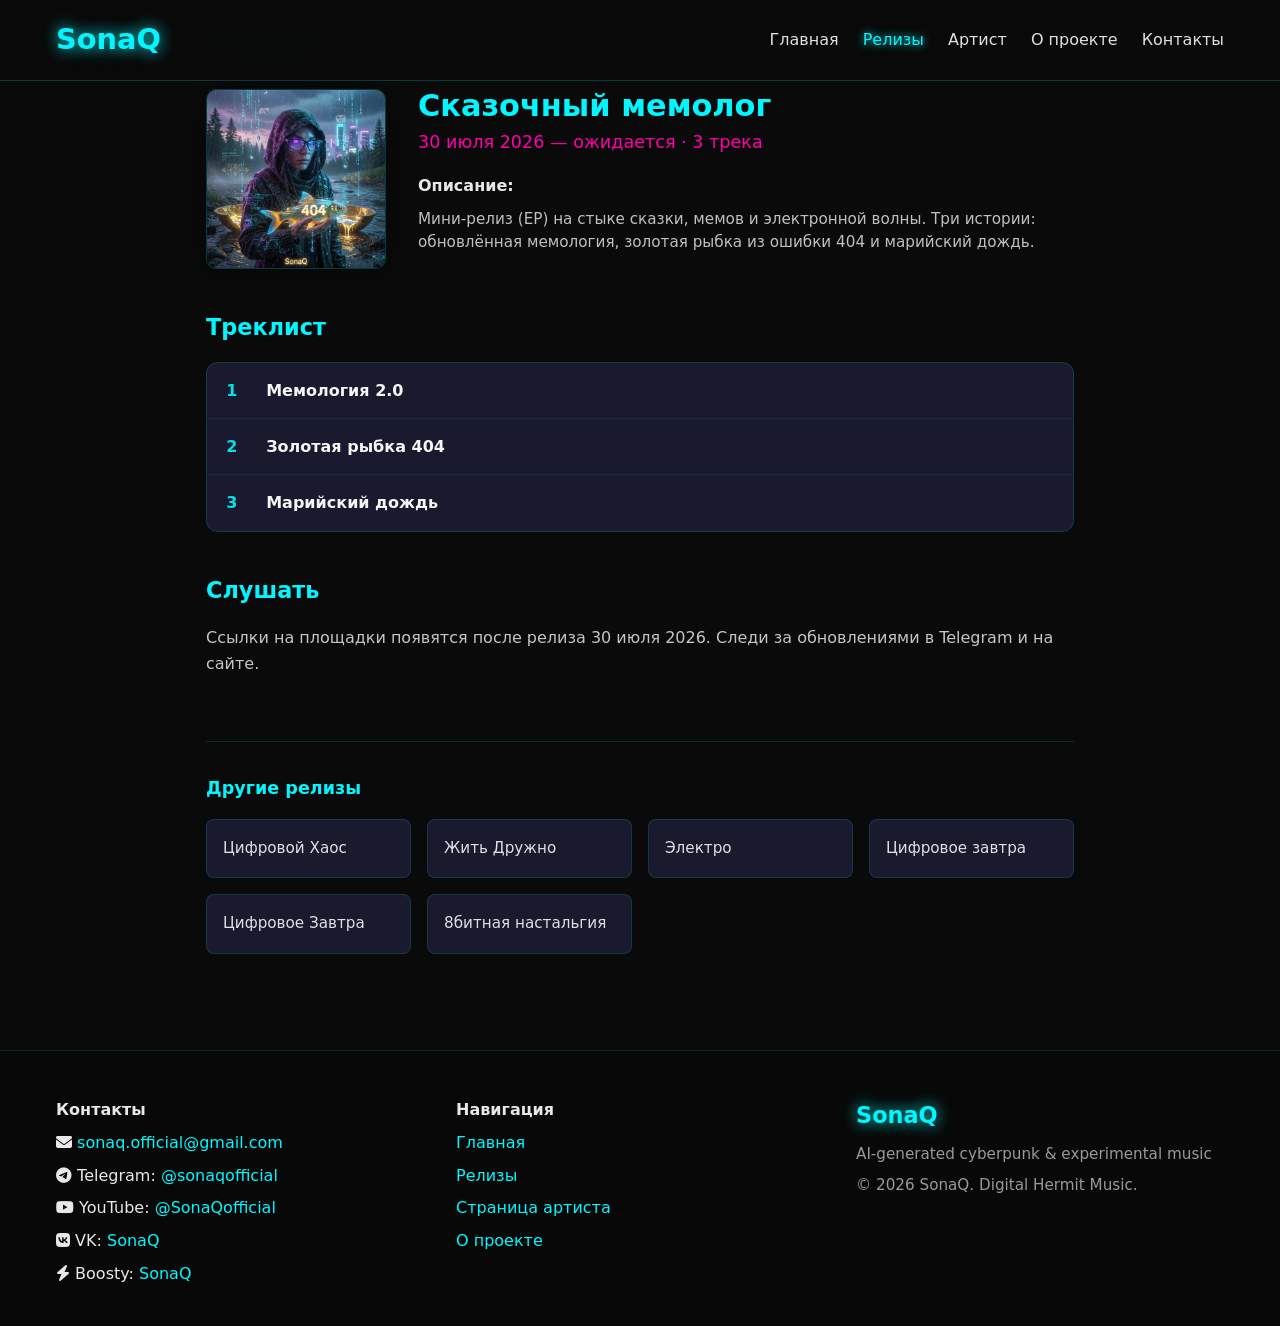
<file: releases/skazochnyy-memolog.html>
<!DOCTYPE html>
<html lang="ru">
<head>
    <meta charset="UTF-8">
    <meta name="viewport" content="width=device-width, initial-scale=1.0">
    <meta name="description" content="Сказочный мемолог — EP SonaQ (3 трека): Мемология 2.0, Золотая рыбка 404, Марийский дождь. Ожидается 30 июля 2026.">
    <meta property="og:title" content="Сказочный мемолог — SonaQ">
    <meta property="og:description" content="Три трека: мемы, сказка и дождь. Релиз 30 июля 2026.">
    <meta property="og:type" content="music.album">
    <meta property="og:url" content="https://sonaq.studio/releases/skazochnyy-memolog.html">
    <meta property="og:image" content="https://sonaq.studio/images/releases/skazochnyy-memolog.jpg">
    <meta name="twitter:card" content="summary_large_image">
    <title>Сказочный мемолог — SonaQ</title>
    <link rel="stylesheet" href="../css/style.css?v=20260724">
    <link rel="icon" href="../favicon.png" type="image/png">
    <link rel="apple-touch-icon" href="../favicon.png" sizes="180x180">
    <link rel="stylesheet" href="https://cdnjs.cloudflare.com/ajax/libs/font-awesome/6.5.1/css/all.min.css">
</head>
<body>
    <div id="site-header"></div>

    <div class="release-page">
        <a href="./" class="back-link"><i class="fas fa-arrow-left"></i> Все релизы</a>

        <div class="release-header">
            <img src="../images/releases/skazochnyy-memolog.jpg" alt="Сказочный мемолог" class="cover" onerror="this.src='../og-image.jpg'">
            <div class="release-info">
                <h1>Сказочный мемолог</h1>
                <div class="release-date">30 июля 2026 — ожидается · 3 трека</div>
                <p><strong>Описание:</strong></p>
                <p class="description">
                    Мини-релиз (EP) на стыке сказки, мемов и электронной волны.
                    Три истории: обновлённая мемология, золотая рыбка из ошибки 404 и марийский дождь.
                </p>
            </div>
        </div>

        <h2 class="section-title">Треклист</h2>
        <ol class="tracklist">
            <li><strong>Мемология 2.0</strong></li>
            <li><strong>Золотая рыбка 404</strong></li>
            <li><strong>Марийский дождь</strong></li>
        </ol>

        <h2 class="section-title">Слушать</h2>
        <p class="muted">Ссылки на площадки появятся после релиза 30 июля 2026. Следи за обновлениями в Telegram и на сайте.</p>

        <div class="other-releases" data-other-releases>
            <h3>Другие релизы</h3>
            <div class="other-releases-grid"></div>
        </div>
    </div>

    <div id="site-footer"></div>
    <script src="../js/site.js?v=20260725"></script>
</body>
</html>
</file>
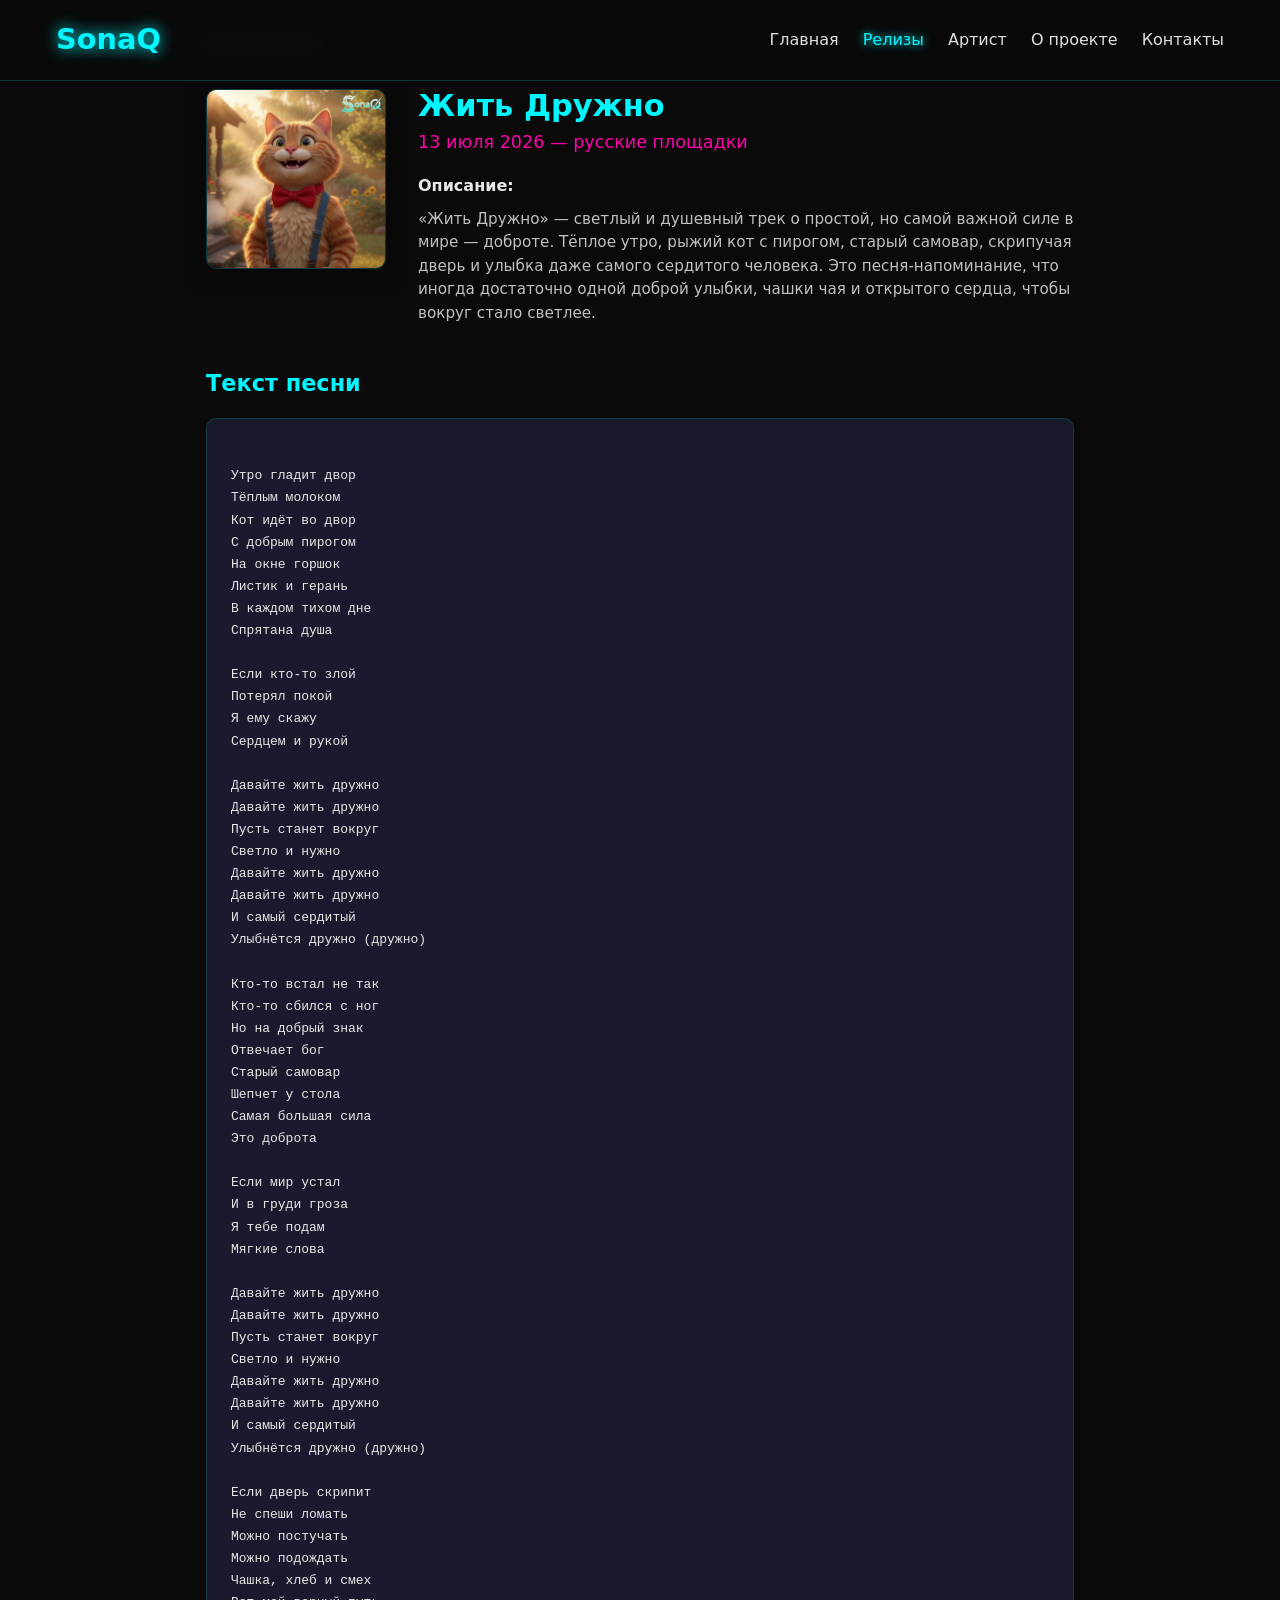
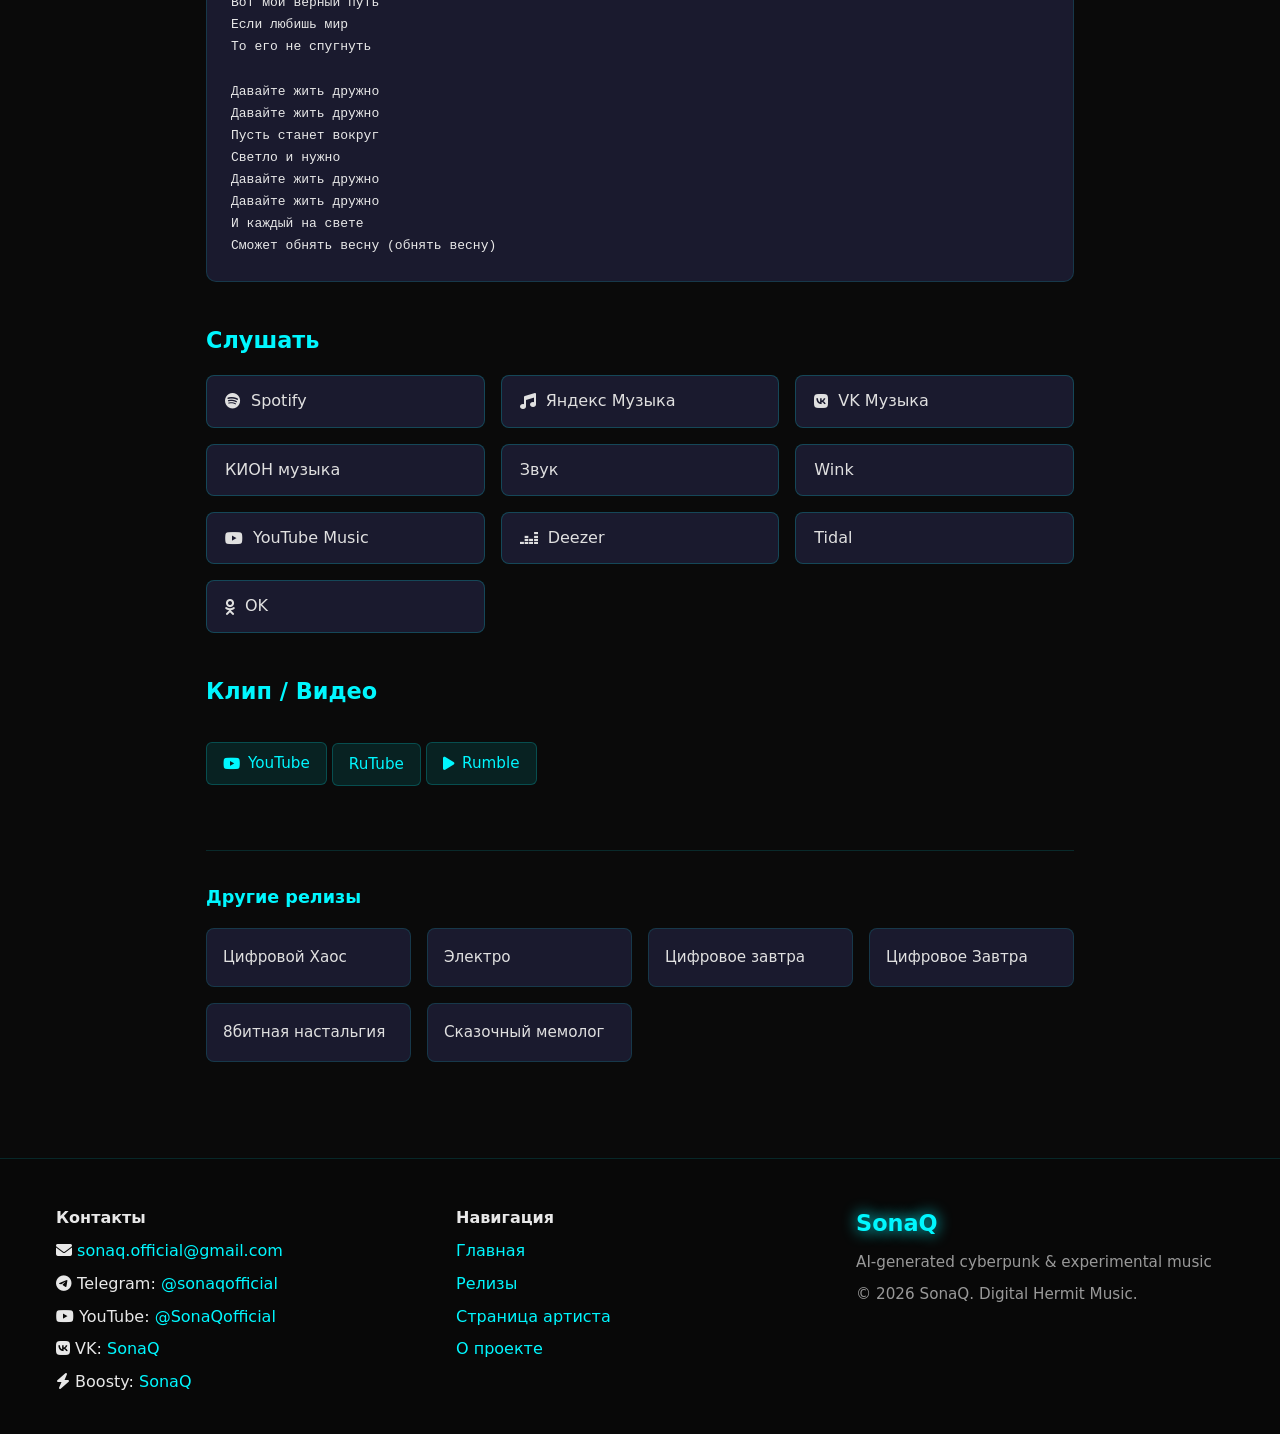
<file: releases/zhit-druzhno.html>
<!DOCTYPE html>
<html lang="ru">
<head>
    <meta charset="UTF-8">
    <meta name="viewport" content="width=device-width, initial-scale=1.0">
    <meta name="description" content="Жить Дружно — SonaQ. Светлый трек о доброте: текст, клип и ссылки на Spotify, Яндекс, VK и другие площадки.">
    <meta property="og:title" content="Жить Дружно — SonaQ">
    <meta property="og:description" content="Светлый и душевный трек о доброте. Слушай на всех площадках.">
    <meta property="og:type" content="music.song">
    <meta property="og:url" content="https://sonaq.studio/releases/zhit-druzhno.html">
    <meta property="og:image" content="https://sonaq.studio/images/releases/zhit-druzhno.jpg">
    <meta name="twitter:card" content="summary_large_image">
    <title>Жить Дружно — SonaQ</title>
    <link rel="stylesheet" href="../css/style.css?v=20260724">
    <link rel="icon" href="../favicon.png" type="image/png">
    <link rel="apple-touch-icon" href="../favicon.png" sizes="180x180">
    <link rel="stylesheet" href="https://cdnjs.cloudflare.com/ajax/libs/font-awesome/6.5.1/css/all.min.css">
</head>
<body>
    <div id="site-header"></div>

    <div class="release-page">
        <a href="./" class="back-link"><i class="fas fa-arrow-left"></i> Все релизы</a>

        <div class="release-header">
            <img src="../images/releases/zhit-druzhno.jpg" alt="Жить Дружно" class="cover" onerror="this.src='../og-image.jpg'">
            <div class="release-info">
                <h1>Жить Дружно</h1>
                <div class="release-date">13 июля 2026 — русские площадки</div>
                <p><strong>Описание:</strong></p>
                <p class="description">«Жить Дружно» — светлый и душевный трек о простой, но самой важной силе в мире — доброте. Тёплое утро, рыжий кот с пирогом, старый самовар, скрипучая дверь и улыбка даже самого сердитого человека. Это песня-напоминание, что иногда достаточно одной доброй улыбки, чашки чая и открытого сердца, чтобы вокруг стало светлее.</p>
            </div>
        </div>

        <h2 class="section-title">Текст песни</h2>
        <div class="lyrics">
Утро гладит двор
Тёплым молоком
Кот идёт во двор
С добрым пирогом
На окне горшок
Листик и герань
В каждом тихом дне
Спрятана душа

Если кто-то злой
Потерял покой
Я ему скажу
Сердцем и рукой

Давайте жить дружно
Давайте жить дружно
Пусть станет вокруг
Светло и нужно
Давайте жить дружно
Давайте жить дружно
И самый сердитый
Улыбнётся дружно (дружно)

Кто-то встал не так
Кто-то сбился с ног
Но на добрый знак
Отвечает бог
Старый самовар
Шепчет у стола
Самая большая сила
Это доброта

Если мир устал
И в груди гроза
Я тебе подам
Мягкие слова

Давайте жить дружно
Давайте жить дружно
Пусть станет вокруг
Светло и нужно
Давайте жить дружно
Давайте жить дружно
И самый сердитый
Улыбнётся дружно (дружно)

Если дверь скрипит
Не спеши ломать
Можно постучать
Можно подождать
Чашка, хлеб и смех
Вот мой верный путь
Если любишь мир
То его не спугнуть

Давайте жить дружно
Давайте жить дружно
Пусть станет вокруг
Светло и нужно
Давайте жить дружно
Давайте жить дружно
И каждый на свете
Сможет обнять весну (обнять весну)
        </div>

        <h2 class="section-title">Слушать</h2>
        <div class="platform-links">
            <a href="https://open.spotify.com/album/1eftPQbHiDscYKNEb2yuMF" class="platform-link" target="_blank" rel="noopener"><i class="fab fa-spotify"></i><span>Spotify</span></a>
            <a href="https://music.yandex.ru/album/42992589" class="platform-link" target="_blank" rel="noopener"><i class="fas fa-music"></i><span>Яндекс Музыка</span></a>
            <a href="https://music.vk.com/link/EXxb7" class="platform-link" target="_blank" rel="noopener"><i class="fab fa-vk"></i><span>VK Музыка</span></a>
            <a href="https://music.mts.ru/album/42992589" class="platform-link" target="_blank" rel="noopener"><span>КИОН музыка</span></a>
            <a href="https://zvuk.com/release/51616054" class="platform-link" target="_blank" rel="noopener"><span>Звук</span></a>
            <a href="https://music.wink.ru/release/51616054" class="platform-link" target="_blank" rel="noopener"><span>Wink</span></a>
            <a href="https://music.youtube.com/watch?v=hl3X5hbfTTo" class="platform-link" target="_blank" rel="noopener"><i class="fab fa-youtube"></i><span>YouTube Music</span></a>
            <a href="https://www.deezer.com/ru/album/1027616702" class="platform-link" target="_blank" rel="noopener"><i class="fab fa-deezer"></i><span>Deezer</span></a>
            <a href="https://tidal.com/album/542552274/track/542552275" class="platform-link" target="_blank" rel="noopener"><span>Tidal</span></a>
            <a href="https://ok.ru/music/album/123003493712840" class="platform-link" target="_blank" rel="noopener"><i class="fab fa-odnoklassniki"></i><span>OK</span></a>
        </div>

        <div style="margin-top: 2.5rem;">
            <h2 class="section-title">Клип / Видео</h2>
            <a href="https://youtu.be/rF2E8Vtii1A" target="_blank" rel="noopener" class="smart-link"><i class="fab fa-youtube"></i> YouTube</a>
            <a href="https://rutube.ru/video/0d5f76e7c7dbee58864861dafd0f1025/" target="_blank" rel="noopener" class="smart-link">RuTube</a>
            <a href="https://rumble.com/v7d0alk-445111976.html" target="_blank" rel="noopener" class="smart-link"><i class="fas fa-play"></i> Rumble</a>
        </div>

        <div class="other-releases" data-other-releases>
            <h3>Другие релизы</h3>
            <div class="other-releases-grid"></div>
        </div>
    </div>

    <div id="site-footer"></div>
    <script src="../js/site.js?v=20260725"></script>
</body>
</html>
</file>
<file: css/style.css>
* { margin: 0; padding: 0; box-sizing: border-box; }

body {
    font-family: 'Segoe UI', system-ui, sans-serif;
    background: #0a0a0a;
    color: #e8e8e8;
    line-height: 1.65;
}

/* Accessibility: clearer secondary text */
.description,
.muted,
.footer-copy {
    color: #c5c5c5;
}

nav {
    position: fixed;
    top: 0;
    width: 100%;
    background: rgba(10, 10, 10, 0.95);
    backdrop-filter: blur(10px);
    z-index: 100;
    border-bottom: 1px solid #00f7ff33;
}

.nav-container {
    max-width: 1200px;
    margin: 0 auto;
    padding: 1rem;
    display: flex;
    justify-content: space-between;
    align-items: center;
}

.logo {
    color: #00f7ff;
    text-shadow: 0 0 15px #00f7ff;
    font-size: 1.8rem;
    text-decoration: none;
    font-weight: 700;
}

.nav-links {
    display: flex;
    align-items: center;
    flex-wrap: wrap;
    gap: 0.25rem 0;
}

.nav-links a {
    color: #e0e0e0;
    margin-left: 1.5rem;
    text-decoration: none;
    transition: color 0.3s;
}

.nav-links a:hover,
.nav-links a.is-active {
    color: #00f7ff;
    text-shadow: 0 0 8px #00f7ff;
}

.nav-toggle {
    display: none;
    flex-direction: column;
    gap: 5px;
    background: none;
    border: none;
    cursor: pointer;
    padding: 6px;
}

.nav-toggle span {
    display: block;
    width: 22px;
    height: 2px;
    background: #00f7ff;
}

/* Отступ контента под фиксированную шапку (кроме полноэкранного hero) */
.page-content,
.release-page,
.artist-page {
    padding-top: 5.5rem;
}

/* Footer */
.site-footer {
    margin-top: 4rem;
    padding: 2.5rem 1rem 2rem;
    border-top: 1px solid #00f7ff22;
    background: #080808;
}

.footer-grid {
    display: grid;
    grid-template-columns: repeat(auto-fit, minmax(220px, 1fr));
    gap: 2rem;
}

.footer-block p {
    margin: 0.4rem 0;
}

.footer-block a {
    color: #00f7ff;
    text-decoration: none;
}

.footer-block a:hover {
    text-decoration: underline;
}

.footer-logo {
    font-size: 1.4rem;
    margin-bottom: 0.5rem !important;
}

.footer-copy {
    color: #999;
    font-size: 0.95rem;
}

/* Artist page */
.artist-links {
    display: grid;
    grid-template-columns: repeat(auto-fit, minmax(180px, 1fr));
    gap: 1rem;
    margin-top: 1.5rem;
}

.artist-link-card {
    display: flex;
    align-items: center;
    gap: 12px;
    padding: 1.1rem 1.25rem;
    background: #1a1a2e;
    border: 1px solid #00f7ff33;
    border-radius: 12px;
    color: #e0e0e0;
    text-decoration: none;
    transition: all 0.25s;
}

.artist-link-card:hover {
    border-color: #00f7ff;
    color: #00f7ff;
    transform: translateY(-3px);
    box-shadow: 0 0 18px rgba(0, 247, 255, 0.2);
}

.artist-link-card i {
    font-size: 1.4rem;
    width: 1.5rem;
    text-align: center;
}

.hero {
    height: 100vh;
    display: flex;
    align-items: center;
    justify-content: center;
    text-align: center;
    background: linear-gradient(135deg, #1a0033, #000011);
    position: relative;
    overflow: hidden;
}

.hero::before {
    content: '';
    position: absolute;
    inset: 0;
    background: repeating-linear-gradient(45deg, transparent, transparent 25px, rgba(0, 247, 255, 0.04) 25px, rgba(0, 247, 255, 0.04) 50px);
    animation: matrix 25s linear infinite;
    pointer-events: none;
}

@media (max-width: 768px) {
    .hero::before {
        animation-duration: 60s;
        opacity: 0.55;
    }
}

@media (prefers-reduced-motion: reduce) {
    .hero::before {
        animation: none;
    }
    .release-card:hover {
        transform: none;
    }
}

.neon-title {
    font-size: 5rem;
    color: #00f7ff;
    text-shadow: 0 0 20px #00f7ff, 0 0 40px #00f7ff, 0 0 60px #ff00aa;
    margin-bottom: 1rem;
}

.tagline { font-size: 1.8rem; margin-bottom: 0.5rem; }
.status { color: #ff00aa; font-size: 1.4rem; }

.section {
    padding: 5rem 1rem;
    max-width: 1200px;
    margin: 0 auto;
}

.container { max-width: 1200px; margin: 0 auto; padding: 0 1rem; }

.releases-grid {
    display: grid;
    grid-template-columns: repeat(auto-fit, minmax(260px, 1fr));
    gap: 1.5rem;
}

.release-card {
    display: flex;
    flex-direction: column;
    text-decoration: none;
    color: inherit;
    background: #12121f;
    padding: 0;
    border-radius: 14px;
    border: 1px solid #00f7ff28;
    overflow: hidden;
    transition: transform 0.3s, box-shadow 0.3s, border-color 0.3s;
}

.release-card:hover {
    transform: translateY(-6px);
    box-shadow: 0 12px 32px rgba(0, 247, 255, 0.18);
    border-color: #00f7ff66;
}

.release-card-cover {
    position: relative;
    aspect-ratio: 1 / 1;
    overflow: hidden;
    background: #0a0a12;
}

.release-card-cover img {
    width: 100%;
    height: 100%;
    object-fit: cover;
    display: block;
    transition: transform 0.45s ease;
}

.release-card:hover .release-card-cover img {
    transform: scale(1.06);
}

.release-card-cover::after {
    content: "";
    position: absolute;
    inset: 0;
    background: linear-gradient(to top, rgba(10, 10, 18, 0.75) 0%, transparent 45%);
    pointer-events: none;
}

.release-card-body {
    padding: 1.1rem 1.25rem 1.35rem;
    display: flex;
    flex-direction: column;
    gap: 0.35rem;
    flex: 1;
}

.release-card-body h3 {
    font-size: 1.15rem;
    color: #f0f0f0;
    line-height: 1.3;
}

.release-badge {
    font-size: 0.85rem;
    font-weight: 500;
    color: #00f7ff;
    opacity: 0.9;
}

.release-card-body p {
    color: #b8b8b8;
    font-size: 0.9rem;
    margin: 0;
}

.release-more {
    display: inline-block;
    margin-top: auto;
    padding-top: 0.65rem;
    font-size: 0.85rem;
    color: #00f7ff;
    opacity: 0.9;
}

/* Page 404 */
.page-404 {
    min-height: 75vh;
    display: flex;
    align-items: center;
    justify-content: center;
    text-align: center;
    padding: 6rem 1rem 4rem;
    position: relative;
    overflow: hidden;

    background-image: url('/images/404.webp');
    background-size: cover;
    background-position: center 25%;
    background-repeat: no-repeat;
}

/* Основное затемнение */
.page-404::before {
    content: '';
    position: absolute;
    inset: 0;
    background: linear-gradient(
        to bottom,
        rgba(4, 4, 10, 0.45) 0%,
        rgba(4, 4, 10, 0.68) 45%,
        rgba(4, 4, 10, 0.85) 100%
    );
    z-index: 0;
}

/* Лёгкое зерно (film grain) */
.page-404::after {
    content: '';
    position: absolute;
    inset: 0;
    background-image: url("data:image/svg+xml,%3Csvg viewBox='0 0 200 200' xmlns='http://www.w3.org/2000/svg'%3E%3Cfilter id='noise'%3E%3CfeTurbulence type='fractalNoise' baseFrequency='0.85' numOctaves='4' stitchTiles='stitch'/%3E%3C/filter%3E%3Crect width='100%25' height='100%25' filter='url(%23noise)' opacity='0.06'/%3E%3C/svg%3E");
    opacity: 0.55;
    pointer-events: none;
    z-index: 1;
    mix-blend-mode: overlay;
}

/* Контент поверх всего */
.page-404 > div {
    position: relative;
    z-index: 2;
}

/* Лёгкая анимация неонового 404 */
.page-404 h1 {
    font-size: clamp(3rem, 10vw, 5rem);
    color: #00f7ff;
    text-shadow: 0 0 24px #00f7ff;
    margin-bottom: 0.5rem;
    animation: neon-pulse 6s ease-in-out infinite;
}

@keyframes neon-pulse {
    0%, 100% {
        text-shadow: 0 0 18px #00f7ff, 0 0 32px rgba(0, 247, 255, 0.35);
    }
    50% {
        text-shadow: 0 0 28px #00f7ff, 0 0 48px rgba(0, 247, 255, 0.55);
    }
}
.page-404 p {
    color: #c5c5c5;
    margin-bottom: 1.5rem;
}

/* Artist hero strip */
.artist-hero {
    display: flex;
    gap: 1.5rem;
    align-items: center;
    flex-wrap: wrap;
    margin-bottom: 2rem;
}

.artist-avatar {
    width: 120px;
    height: 120px;
    border-radius: 50%;
    object-fit: cover;
    border: 2px solid #00f7ff55;
    box-shadow: 0 0 24px rgba(0, 247, 255, 0.25);
}

.artist-bio {
    flex: 1;
    min-width: 240px;
    max-width: 640px;
    color: #d0d0d0;
}

.section h2 {
    color: #f2f2f2;
}

.tagline {
    color: #e0e0e0;
}

/* Album tracklist */
.tracklist {
    list-style: none;
    counter-reset: track;
    margin: 0 0 1.5rem;
    padding: 0;
    background: #1a1a2e;
    border: 1px solid #00f7ff22;
    border-radius: 12px;
    overflow: hidden;
}

.tracklist li {
    counter-increment: track;
    display: flex;
    flex-wrap: wrap;
    align-items: baseline;
    gap: 0.5rem 1rem;
    padding: 0.9rem 1.2rem;
    border-bottom: 1px solid #00f7ff15;
    color: #e8e8e8;
}

.tracklist li:last-child {
    border-bottom: none;
}

.tracklist li::before {
    content: counter(track);
    color: #00f7ff;
    font-weight: 700;
    min-width: 1.5rem;
    opacity: 0.9;
}

.tracklist li strong {
    color: #f5f5f5;
    font-weight: 600;
}

.track-meta {
    font-size: 0.9rem;
    color: #b0b0b0;
}

.track-meta a {
    color: #00f7ff;
    text-decoration: none;
}

.track-meta a:hover {
    text-decoration: underline;
}

.embed-container {
    margin-top: 1rem;
    border-radius: 8px;
    overflow: hidden;
}

/* Responsive */
@media (max-width: 768px) {
    .neon-title { font-size: 3.2rem; }

    .nav-toggle { display: flex; }

    .nav-links {
        display: none;
        position: absolute;
        top: 100%;
        left: 0;
        right: 0;
        flex-direction: column;
        align-items: stretch;
        gap: 0;
        background: rgba(10, 10, 10, 0.98);
        border-bottom: 1px solid #00f7ff33;
        padding: 0.5rem 0 1rem;
    }

    .nav-links.is-open { display: flex; }

    .nav-links a {
        margin: 0;
        padding: 0.75rem 1.25rem;
    }

    .nav-container { position: relative; }

    .release-header {
        flex-direction: column;
        align-items: center;
        text-align: center;
    }

    .cover {
        max-width: 220px;
    }

    .release-info {
        min-width: unset;
        text-align: left;
    }

    .release-info h1 {
        font-size: 1.8rem;
        text-align: left;
    }
}

.smart-link {
    display: inline-flex;
    align-items: center;
    gap: 8px;
    margin-top: 1rem;
    padding: 8px 16px;
    background: rgba(0, 247, 255, 0.1);
    color: #00f7ff;
    text-decoration: none;
    border-radius: 6px;
    border: 1px solid #00f7ff33;
    transition: all 0.3s;
    font-size: 0.95rem;
}

.smart-link:hover {
    background: rgba(0, 247, 255, 0.2);
    border-color: #00f7ff;
    transform: translateY(-2px);
    box-shadow: 0 0 15px rgba(0, 247, 255, 0.3);
}

/* === Release Pages === */
.release-page {
    max-width: 900px;
    margin: 0 auto;
    padding: 2rem 1rem;
}

.release-header {
    display: flex;
    gap: 2rem;
    margin-bottom: 2.5rem;
    align-items: flex-start;
    flex-wrap: wrap;
}

.cover {
    width: 100%;
    max-width: 180px;
    height: auto;
    aspect-ratio: 1 / 1;
    border-radius: 10px;
    border: 1px solid #00f7ff33;
    object-fit: cover;
    flex-shrink: 0;
    box-shadow: 0 4px 20px rgba(0, 0, 0, 0.4);
}

.release-info {
    flex: 1;
    min-width: 260px;
}

.release-info h1 {
    font-size: 1.9rem;
    color: #00f7ff;
    margin-bottom: 0.25rem;
    line-height: 1.15;
}

.description {
    margin-top: 0.5rem;
    color: #c0c0c0;
    font-size: 0.95rem;
    line-height: 1.55;
}

.release-date {
    color: #ff00aa;
    font-size: 1.1rem;
    margin-bottom: 1rem;
}

.section-title {
    color: #00f7ff;
    margin: 2.5rem 0 1rem;
    font-size: 1.4rem;
}

.lyrics-track-title {
    color: #e0e0e0;
    font-size: 1.15rem;
    margin: 1.75rem 0 0.75rem;
    font-weight: 600;
}

.lyrics {
    background: #1a1a2e;
    padding: 1.5rem;
    border-radius: 10px;
    white-space: pre-line;
    line-height: 1.7;
    border: 1px solid #00f7ff22;
    font-family: monospace;
}

.platform-links {
    display: grid;
    grid-template-columns: repeat(auto-fit, minmax(220px, 1fr));
    gap: 1rem;
    margin-top: 1rem;
}

.platform-link {
    display: flex;
    align-items: center;
    gap: 10px;
    padding: 12px 18px;
    background: #1a1a2e;
    border: 1px solid #00f7ff33;
    border-radius: 8px;
    color: #e0e0e0;
    text-decoration: none;
    transition: all 0.2s;
}

.platform-link:hover {
    border-color: #00f7ff;
    color: #00f7ff;
    transform: translateY(-2px);
}

.back-link {
    display: inline-flex;
    align-items: center;
    gap: 8px;
    margin-bottom: 2rem;
    color: #00f7ff;
    text-decoration: none;
    font-size: 0.95rem;
}

.back-link:hover {
    text-decoration: underline;
}

.other-releases {
    margin-top: 4rem;
    padding-top: 2rem;
    border-top: 1px solid #00f7ff22;
}

.other-releases h3 {
    color: #00f7ff;
    margin-bottom: 1rem;
    font-size: 1.1rem;
}

.other-releases-grid {
    display: grid;
    grid-template-columns: repeat(auto-fit, minmax(200px, 1fr));
    gap: 1rem;
}

.other-release {
    display: block;
    padding: 1rem;
    background: #1a1a2e;
    border: 1px solid #00f7ff22;
    border-radius: 8px;
    color: #e0e0e0;
    text-decoration: none;
    font-size: 0.95rem;
    transition: all 0.2s;
}

.other-release:hover {
    border-color: #00f7ff;
    color: #00f7ff;
}
</file>
